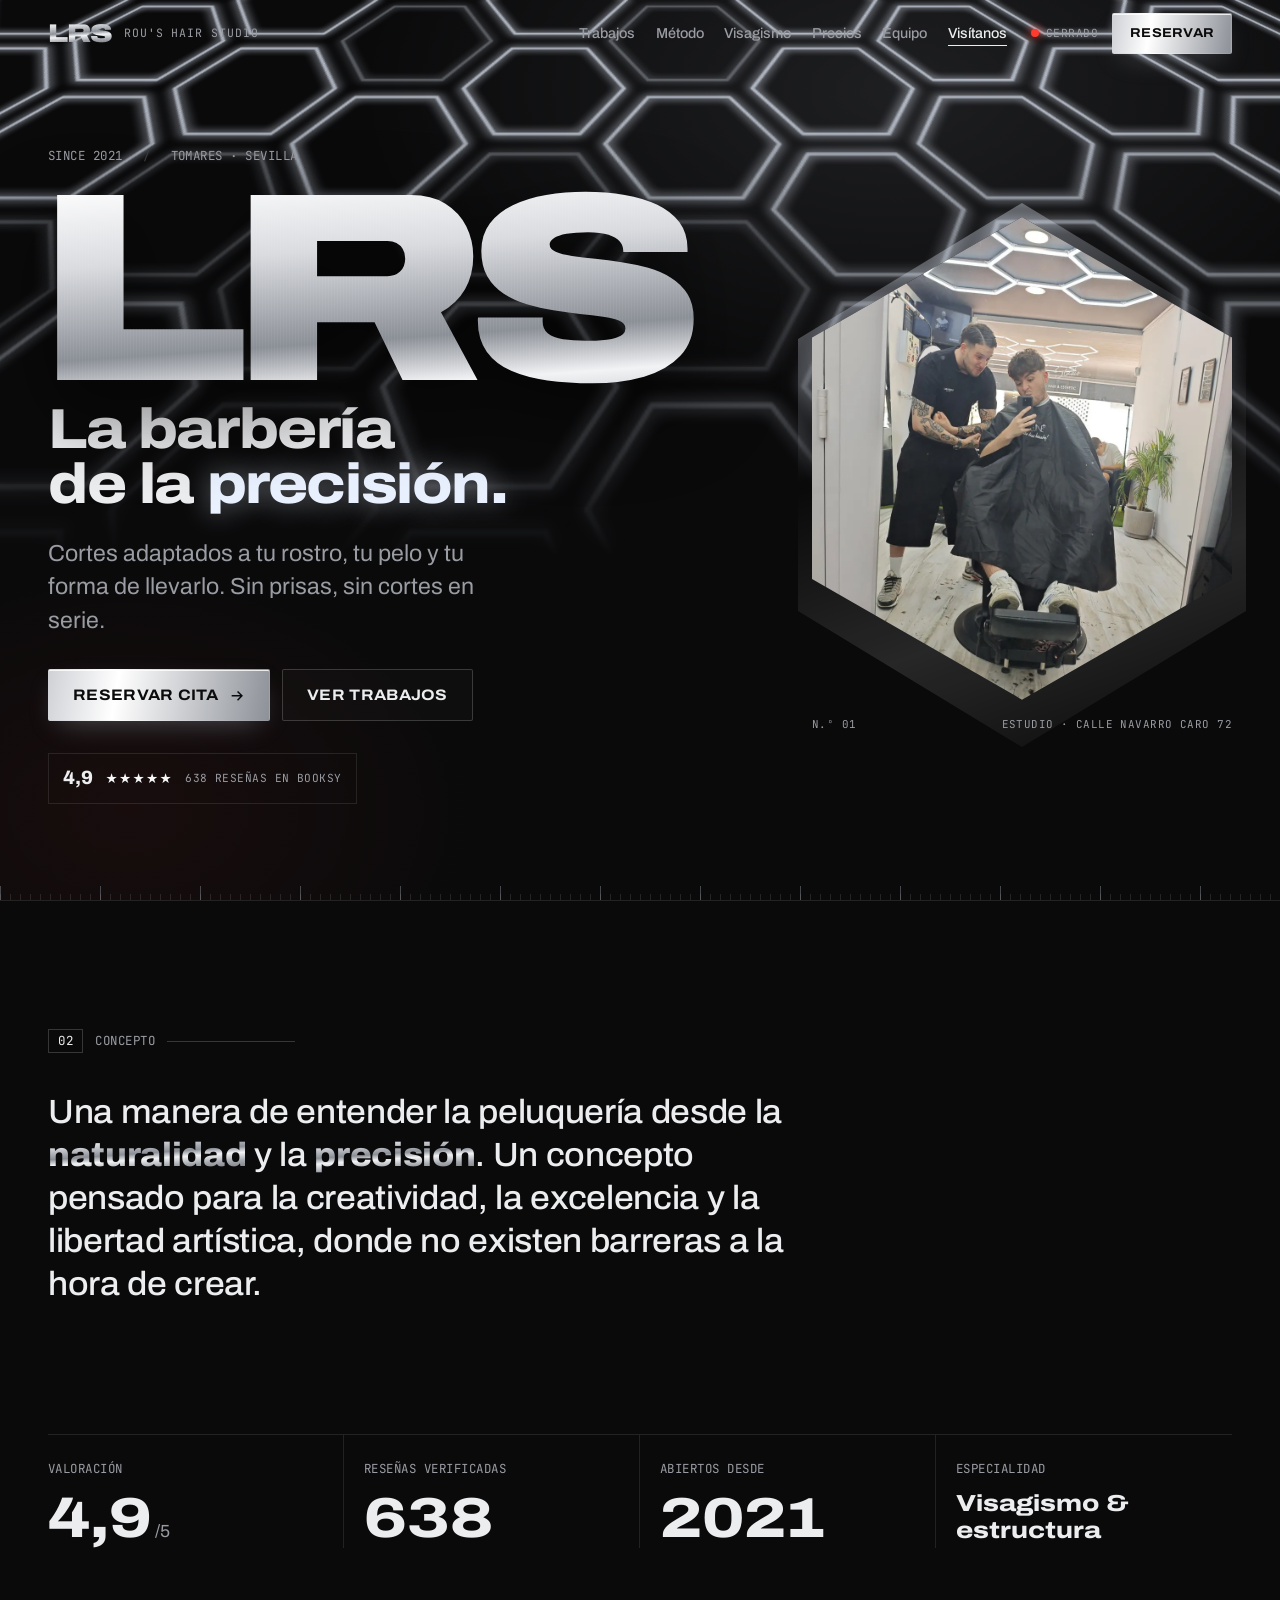
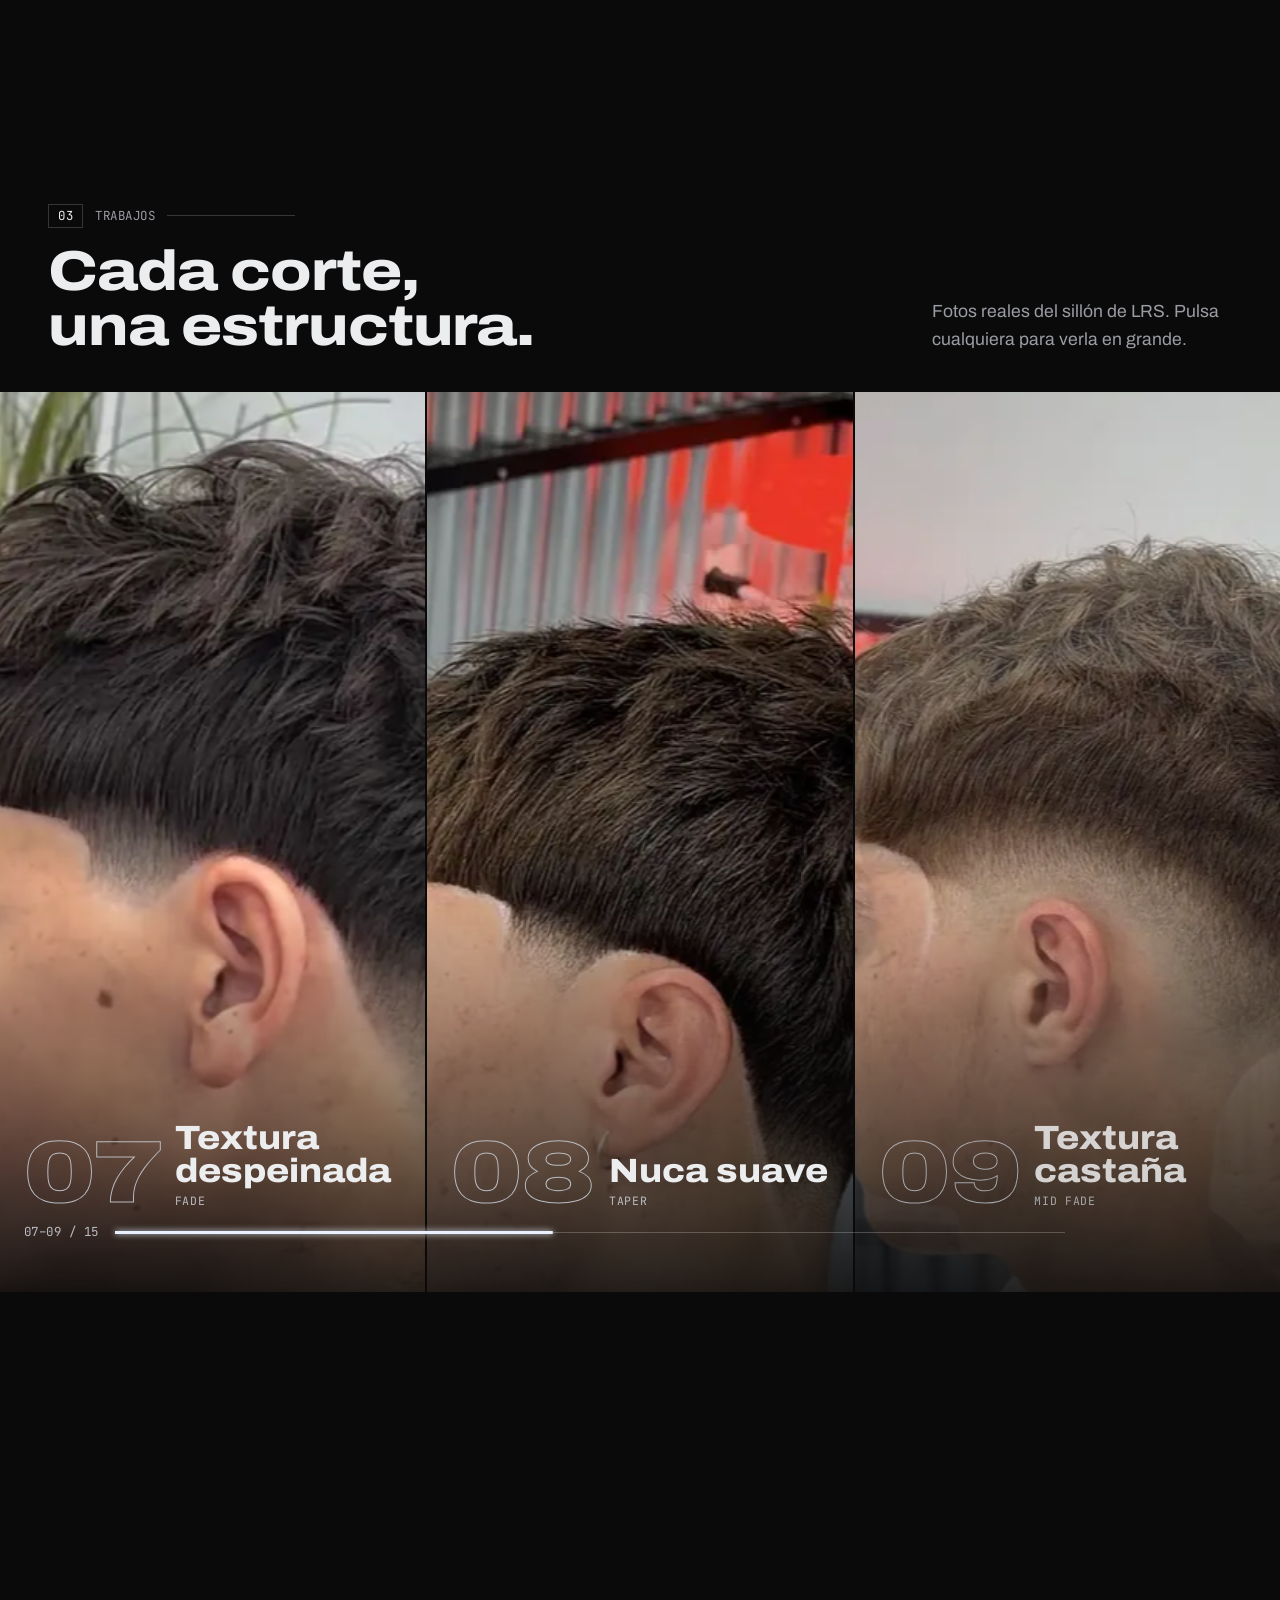
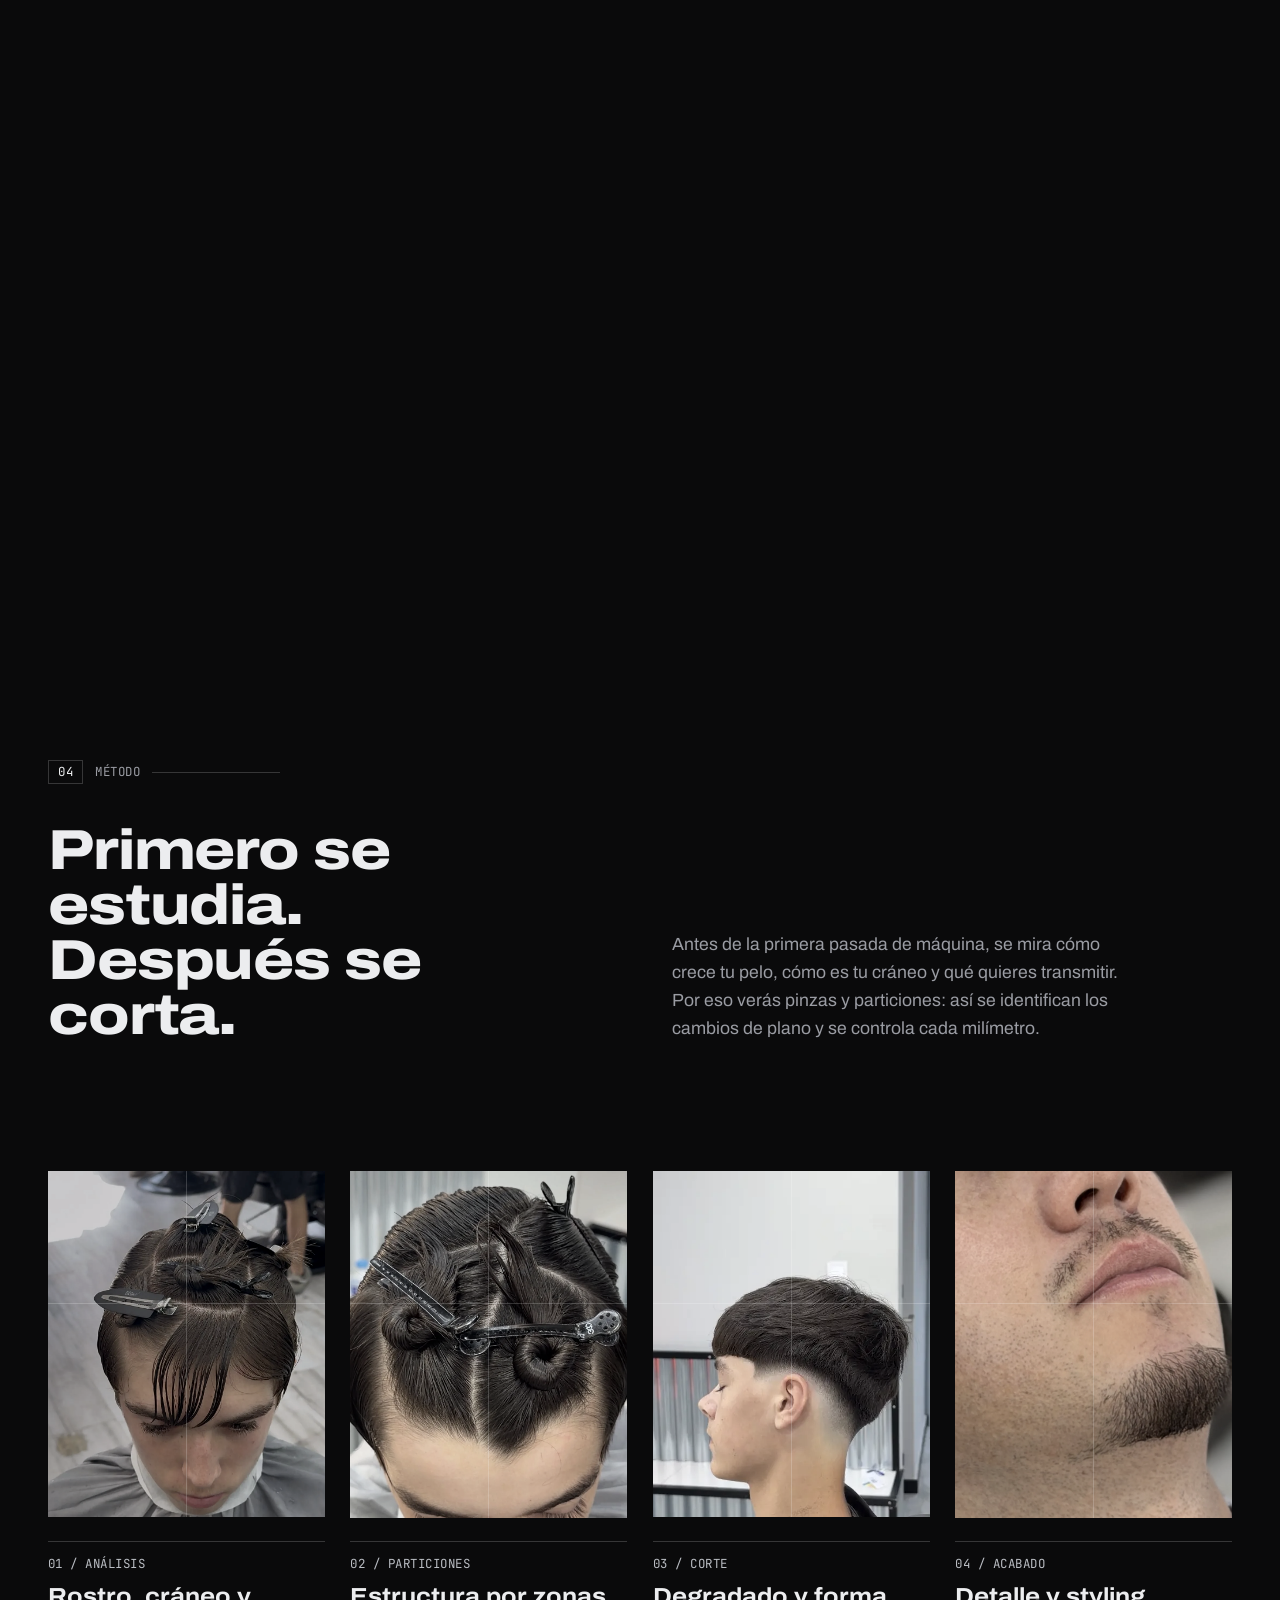
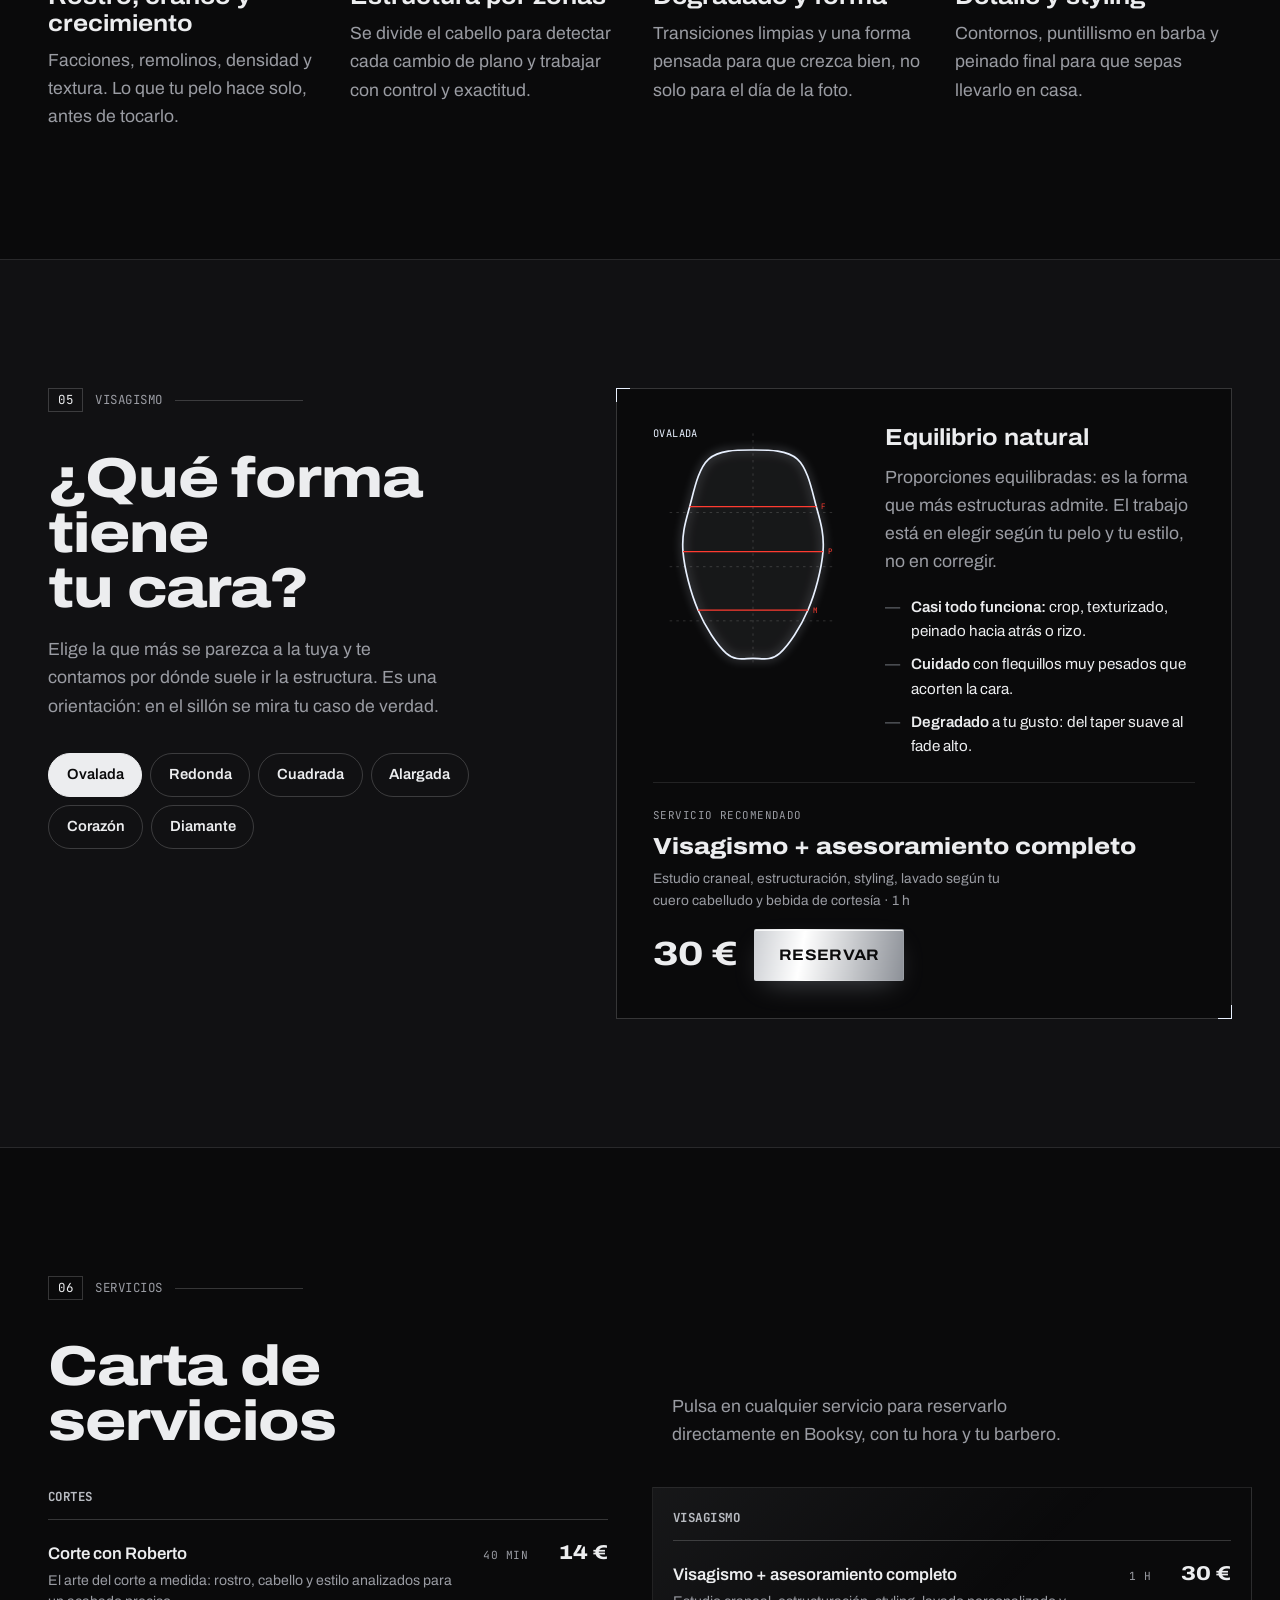
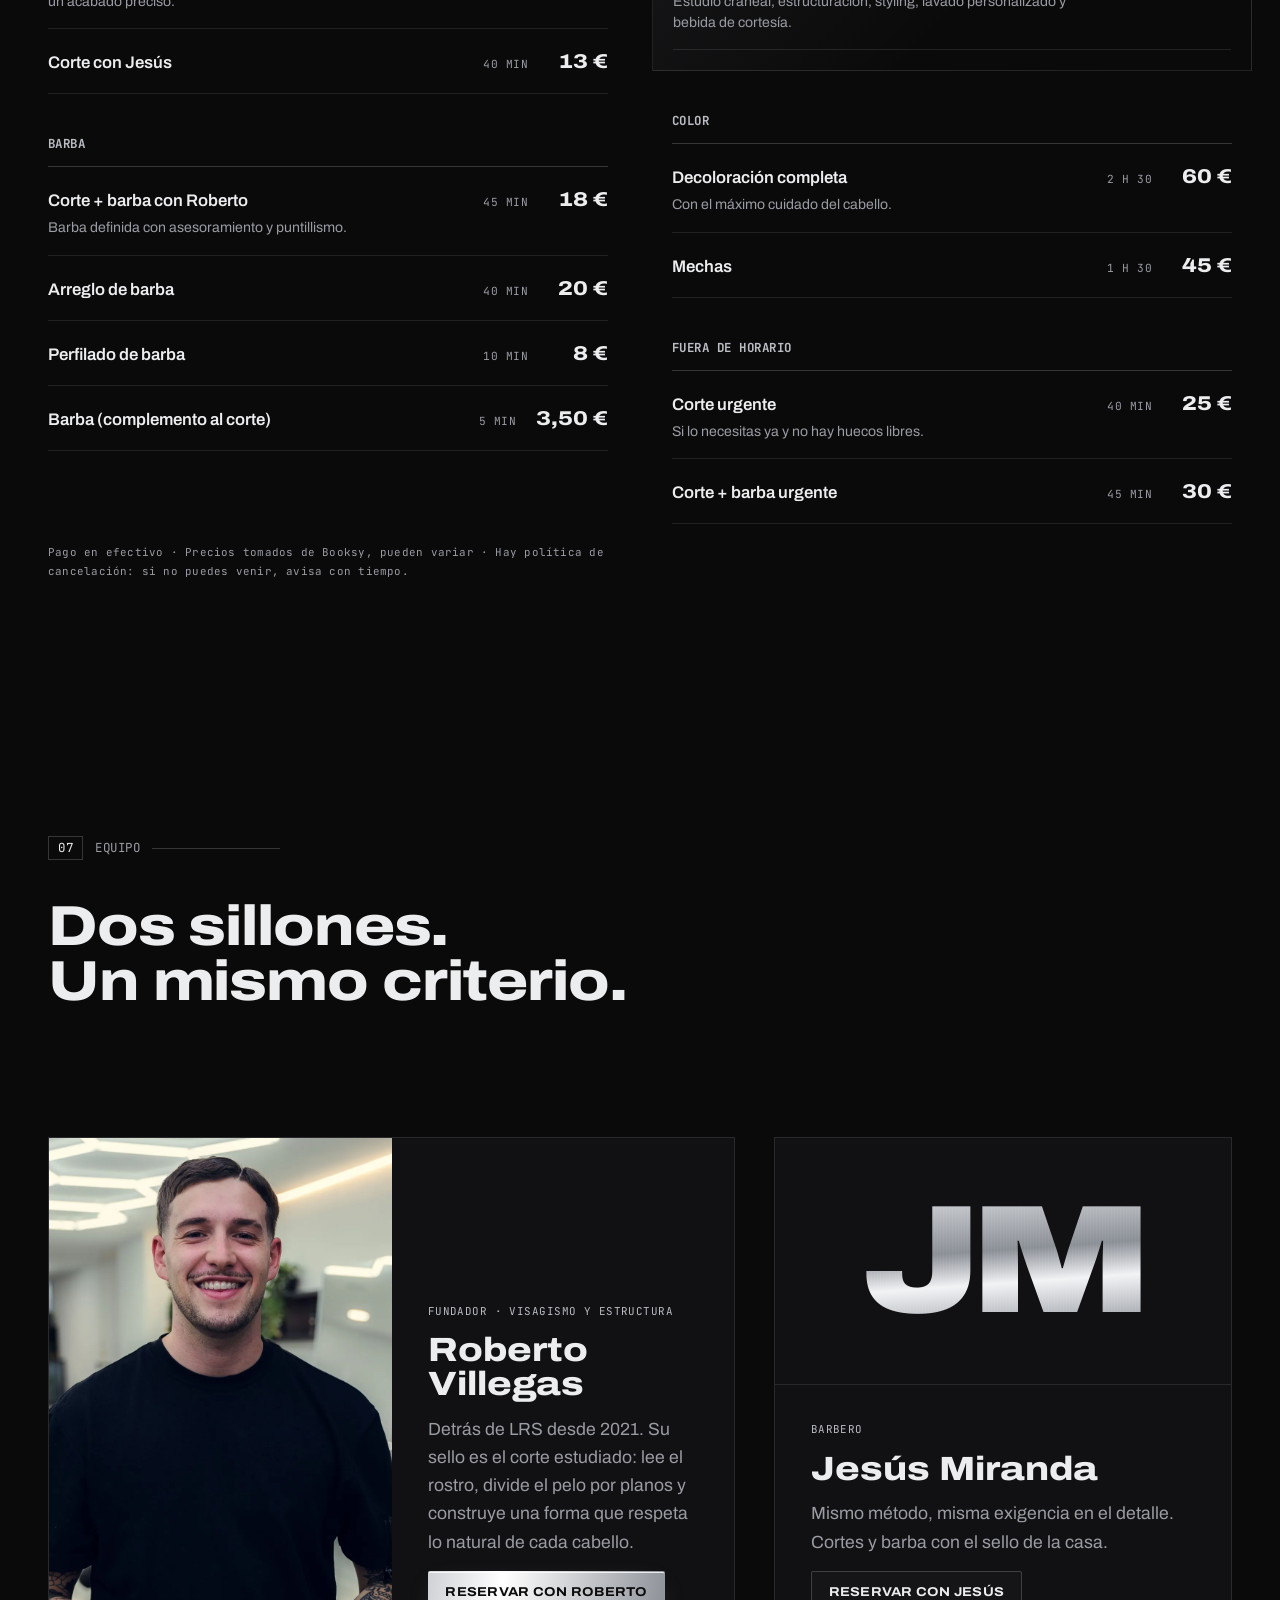
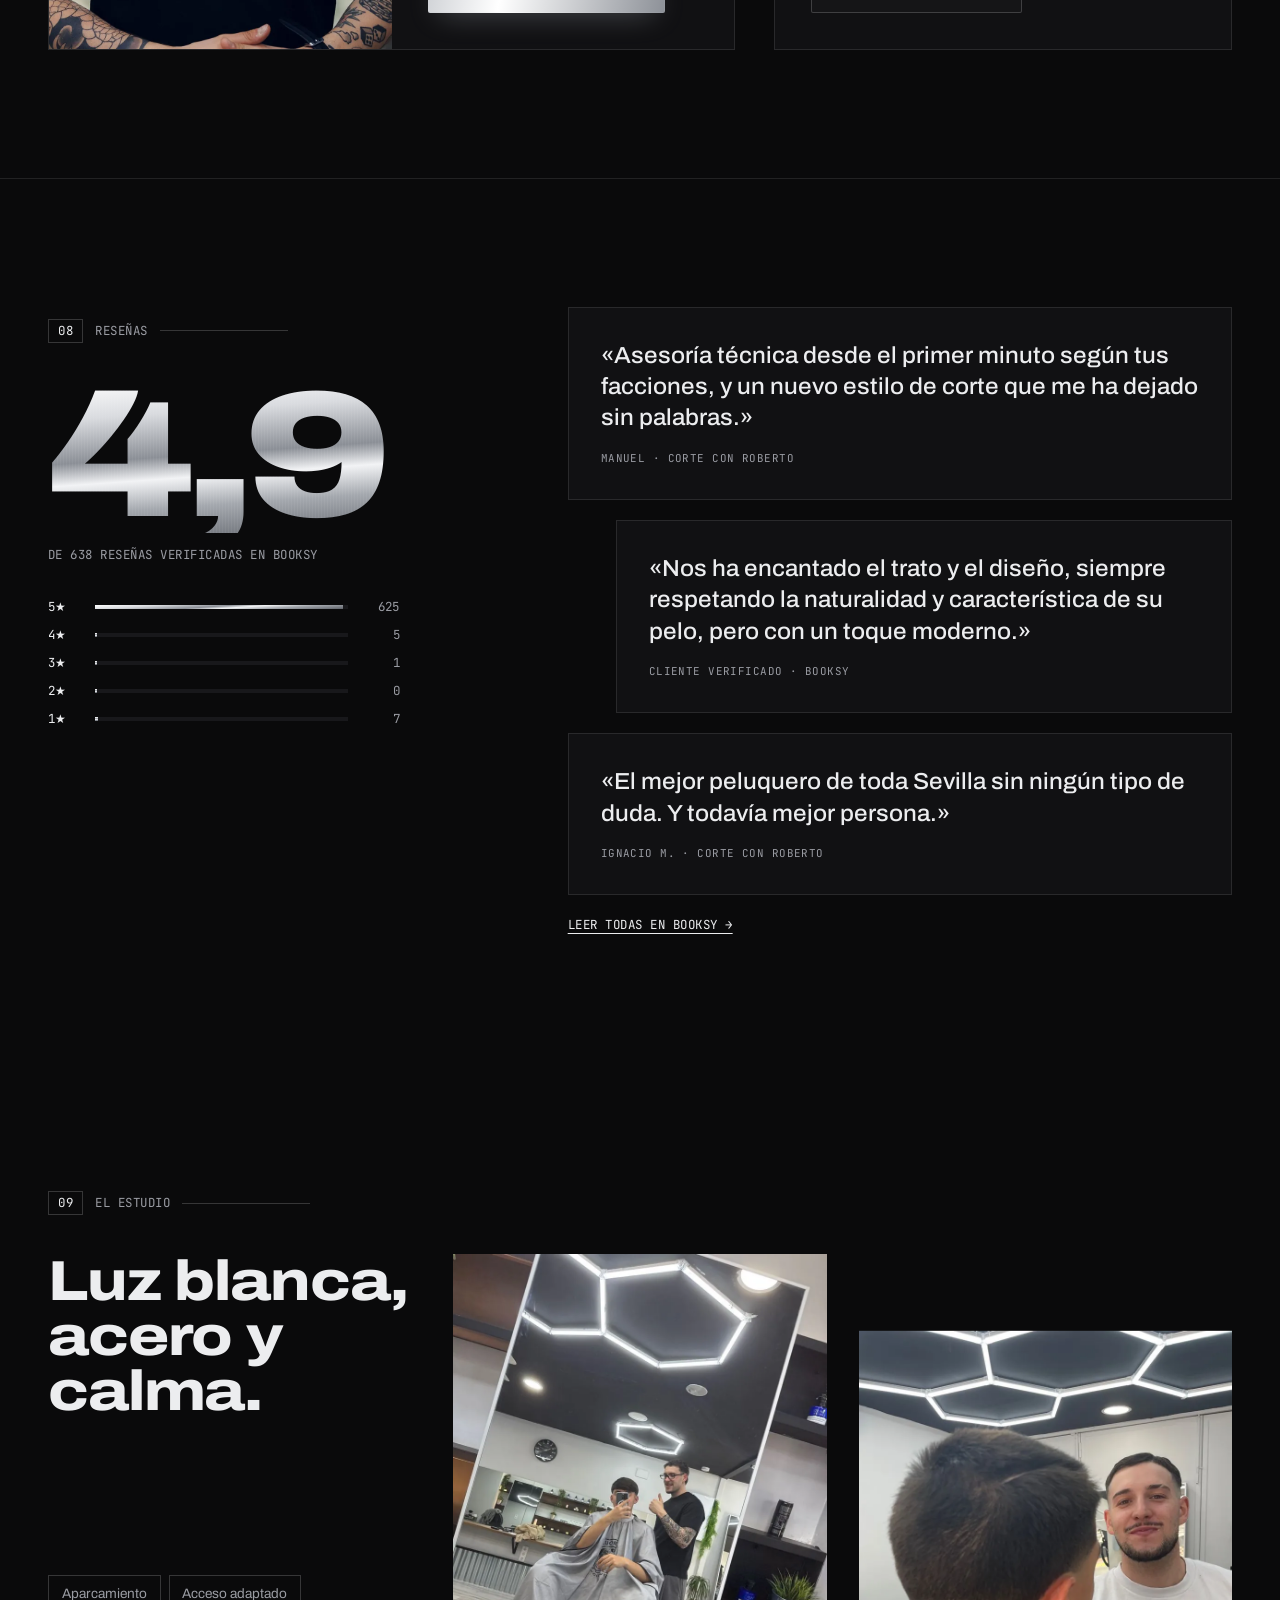
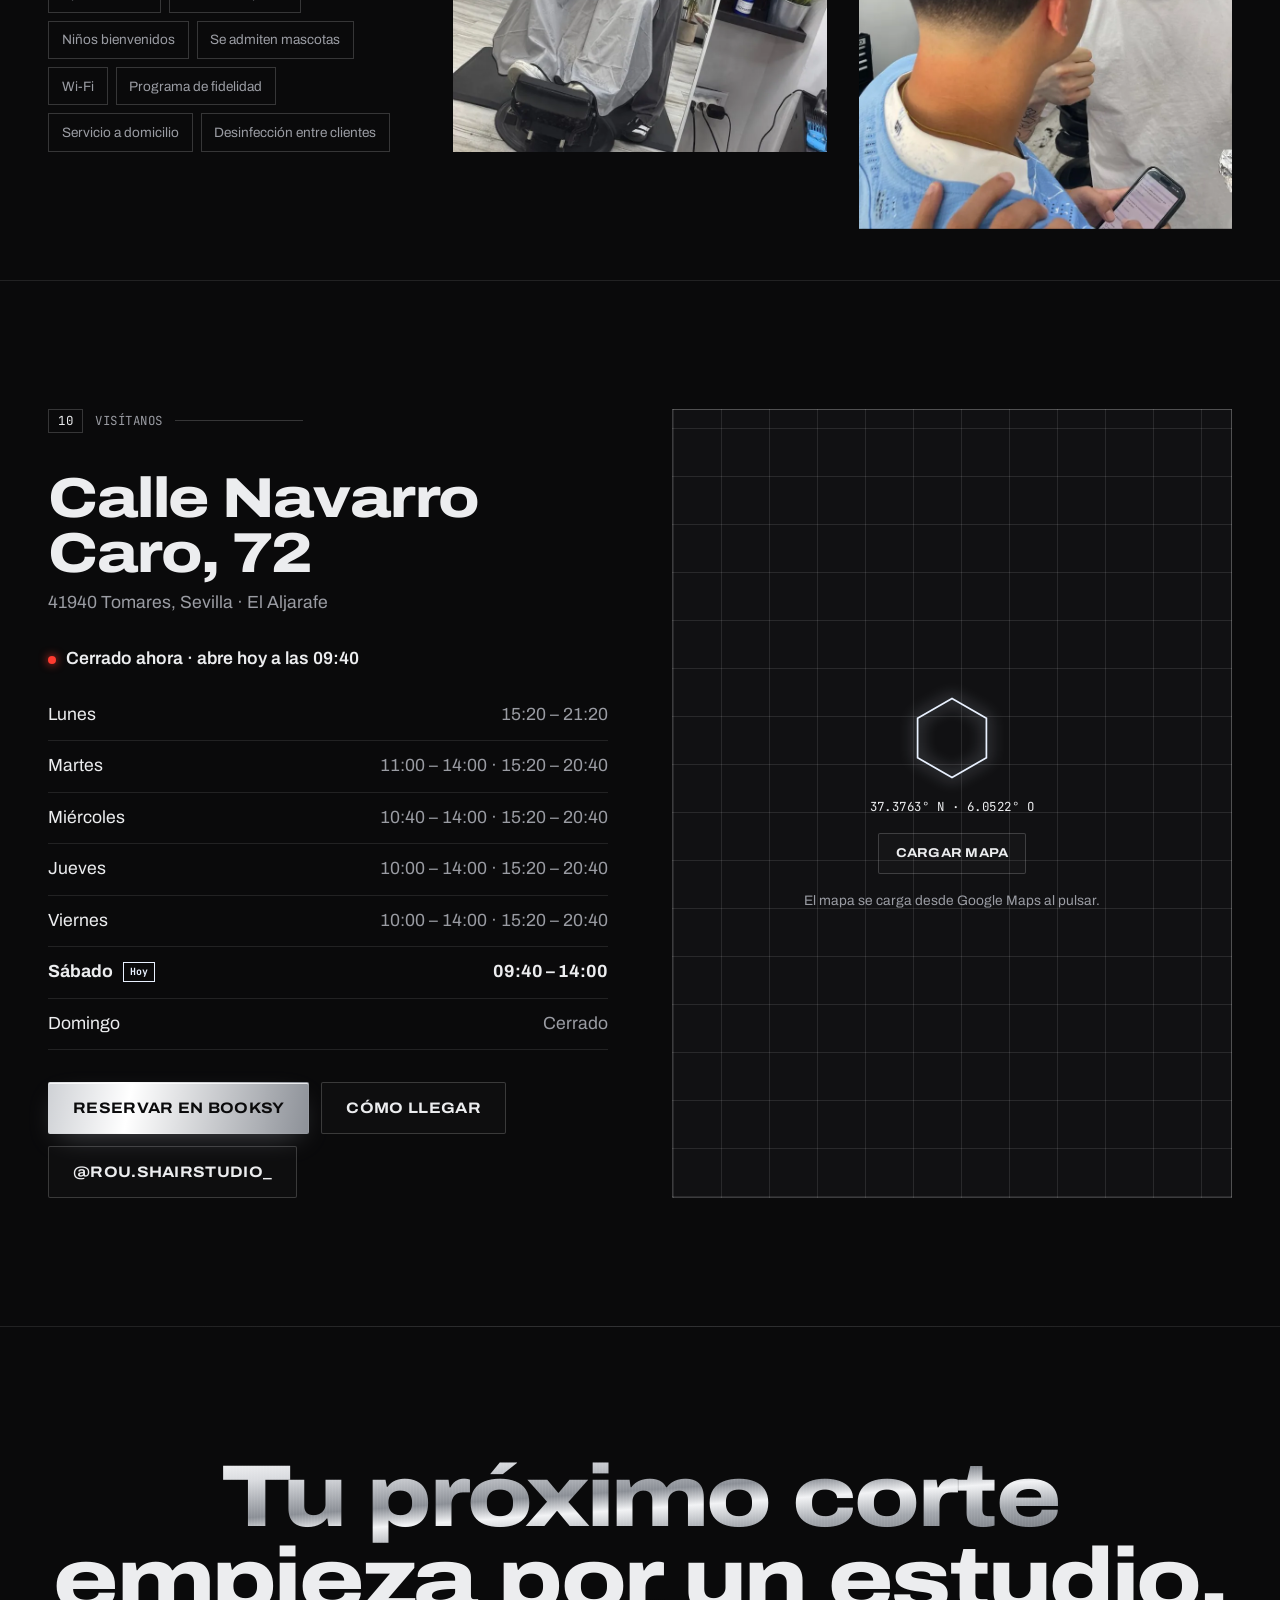
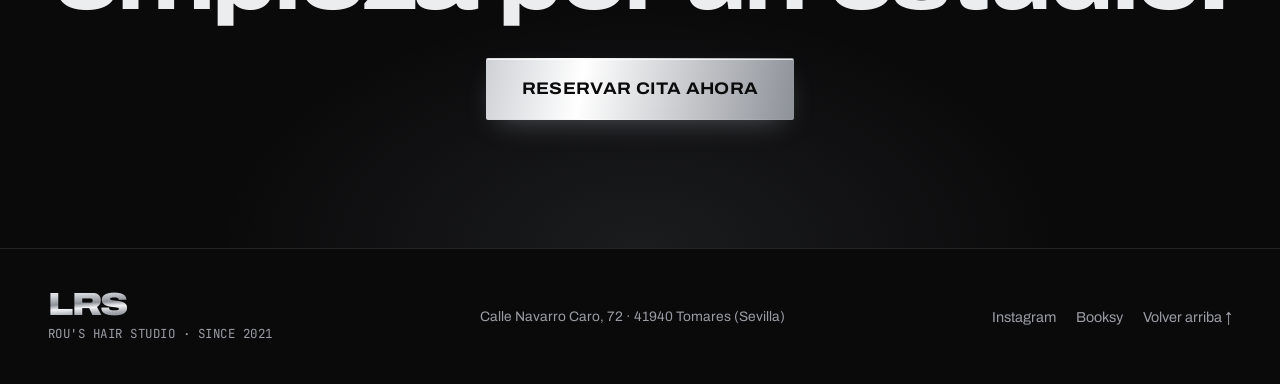
<file: index.html>
<!doctype html>
<html lang="es">
<head>
  <meta charset="utf-8" />
  <meta name="viewport" content="width=device-width, initial-scale=1, viewport-fit=cover" />
  <title>Rou's Hair Studio · Barbería de la precisión en Tomares</title>
  <meta name="description" content="LRS · Rou's Hair Studio, barbería en Calle Navarro Caro 72, Tomares (Sevilla). Cortes a medida, visagismo, barba y coloración. 4,9 en Booksy con 638 reseñas. Reserva online." />
  <meta name="theme-color" content="#0a0a0b" />
  <link rel="icon" href="assets/img/favicon.svg" type="image/svg+xml" />

  <meta property="og:type" content="website" />
  <meta property="og:locale" content="es_ES" />
  <meta property="og:site_name" content="Rou's Hair Studio" />
  <meta property="og:title" content="Rou's Hair Studio · Barbería de la precisión en Tomares" />
  <meta property="og:description" content="Cortes adaptados y estructuración. Visagismo, barba y coloración en Tomares. Reserva en Booksy." />
  <meta property="og:image" content="assets/img/og.jpg" />

  <link rel="preconnect" href="https://fonts.googleapis.com" />
  <link rel="preconnect" href="https://fonts.gstatic.com" crossorigin />
  <link href="https://fonts.googleapis.com/css2?family=Archivo:wdth,wght@62..125,300..900&family=JetBrains+Mono:wght@400;500&display=swap" rel="stylesheet" />
  <link rel="preload" as="image" href="assets/img/local-1.webp" />
  <link rel="stylesheet" href="css/style.css" />

  <script type="application/ld+json">
  {
    "@context": "https://schema.org",
    "@type": "BarberShop",
    "name": "Rou's Hair Studio (LRS)",
    "alternateName": "Peluquería LeRouStudio",
    "image": "assets/img/local-1.webp",
    "foundingDate": "2021",
    "priceRange": "3,50 € – 60 €",
    "paymentAccepted": "Cash",
    "address": {
      "@type": "PostalAddress",
      "streetAddress": "Calle Navarro Caro, 72",
      "postalCode": "41940",
      "addressLocality": "Tomares",
      "addressRegion": "Sevilla",
      "addressCountry": "ES"
    },
    "geo": { "@type": "GeoCoordinates", "latitude": 37.376272, "longitude": -6.052216 },
    "openingHoursSpecification": [
      { "@type": "OpeningHoursSpecification", "dayOfWeek": "Monday", "opens": "15:20", "closes": "21:20" },
      { "@type": "OpeningHoursSpecification", "dayOfWeek": "Tuesday", "opens": "11:00", "closes": "14:00" },
      { "@type": "OpeningHoursSpecification", "dayOfWeek": "Wednesday", "opens": "10:40", "closes": "14:00" },
      { "@type": "OpeningHoursSpecification", "dayOfWeek": ["Thursday", "Friday"], "opens": "10:00", "closes": "14:00" },
      { "@type": "OpeningHoursSpecification", "dayOfWeek": ["Tuesday", "Wednesday", "Thursday", "Friday"], "opens": "15:20", "closes": "20:40" },
      { "@type": "OpeningHoursSpecification", "dayOfWeek": "Saturday", "opens": "09:40", "closes": "14:00" }
    ],
    "aggregateRating": { "@type": "AggregateRating", "ratingValue": "4.9", "reviewCount": "638" },
    "sameAs": [
      "https://www.instagram.com/rou.shairstudio_/",
      "https://booksy.com/es-es/39680_peluqueria-leroustudio_barberia_29919_tomares"
    ]
  }
  </script>
</head>
<body>
  <a class="skip" href="#main">Saltar al contenido</a>

  <!-- ============ CABECERA ============ -->
  <header class="header" data-header>
    <div class="wrap header__in">
      <a class="brand" href="#top" aria-label="Rou's Hair Studio, inicio">
        <span class="brand__mark chrome" aria-hidden="true">LRS</span>
        <span class="brand__name">Rou's Hair Studio</span>
      </a>

      <nav class="nav" id="menu" aria-label="Principal" data-nav>
        <ul role="list">
          <li><a href="#trabajos">Trabajos</a></li>
          <li><a href="#metodo">Método</a></li>
          <li><a href="#visagismo">Visagismo</a></li>
          <li><a href="#precios">Precios</a></li>
          <li><a href="#equipo">Equipo</a></li>
          <li><a href="#visita">Visítanos</a></li>
        </ul>
        <p class="nav__status mono" data-status-text>Consultando horario…</p>
      </nav>

      <div class="header__actions">
        <span class="status-dot mono" data-status aria-hidden="true"><i></i><span data-status-short>—</span></span>
        <a class="btn btn--steel btn--sm" href="https://booksy.com/es-es/39680_peluqueria-leroustudio_barberia_29919_tomares" target="_blank" rel="noopener">Reservar</a>
        <button class="burger" type="button" aria-expanded="false" aria-controls="menu" aria-label="Abrir menú" data-burger><i></i><i></i></button>
      </div>
    </div>
  </header>

  <main id="main">

    <!-- ============ 01 · PORTADA ============ -->
    <section class="hero" id="top" aria-labelledby="hero-title">
      <!-- Techo de luces hexagonales, como el del estudio -->
      <div class="hero__ceiling" aria-hidden="true">
        <svg class="hex-ceiling" viewBox="0 0 1200 420" preserveAspectRatio="xMidYMin slice">
          <defs>
            <filter id="glow" x="-20%" y="-20%" width="140%" height="140%">
              <feGaussianBlur stdDeviation="3.5" result="b" />
              <feMerge><feMergeNode in="b" /><feMergeNode in="b" /><feMergeNode in="SourceGraphic" /></feMerge>
            </filter>
            <symbol id="hx" viewBox="-52 -45 104 90"><polygon points="-50,0 -25,-43.3 25,-43.3 50,0 25,43.3 -25,43.3" /></symbol>
          </defs>
          <g class="hex-ceiling__grid" filter="url(#glow)" data-hexgrid></g>
        </svg>
      </div>

      <div class="wrap hero__in">
        <div class="hero__copy">
          <p class="hero__meta mono"><span>Since 2021</span><span>Tomares · Sevilla</span></p>
          <h1 class="hero__title" id="hero-title">
            <span class="hero__lrs chrome" aria-hidden="true">LRS</span>
            <span class="hero__claim">La barbería<br />de la <em>precisión.</em></span>
            <span class="visually-hidden">Rou's Hair Studio, barbería en Tomares</span>
          </h1>
          <p class="hero__lead">Cortes adaptados a tu rostro, tu pelo y tu forma de llevarlo. Sin prisas, sin cortes en serie.</p>

          <div class="hero__cta">
            <a class="btn btn--steel" href="https://booksy.com/es-es/39680_peluqueria-leroustudio_barberia_29919_tomares" target="_blank" rel="noopener">
              Reservar cita <svg aria-hidden="true" viewBox="0 0 24 24"><path d="M5 12h14M13 6l6 6-6 6" /></svg>
            </a>
            <a class="btn btn--ghost" href="#trabajos">Ver trabajos</a>
          </div>

          <a class="rating" href="#resenas">
            <span class="rating__num">4,9</span>
            <span class="rating__stars" aria-hidden="true">★★★★★</span>
            <span class="rating__txt mono">638 reseñas en Booksy</span>
          </a>
        </div>

        <figure class="hero__shot">
          <div class="hex-frame">
            <img src="assets/img/local-1.webp" alt="Roberto cortando el pelo a un cliente bajo el techo de luces hexagonales del estudio" width="1050" height="1400" fetchpriority="high" />
          </div>
          <figcaption class="mono">
            <span>N.º 01</span>
            <span>Estudio · Calle Navarro Caro 72</span>
          </figcaption>
        </figure>
      </div>

      <div class="hero__ruler" aria-hidden="true"><span></span></div>
    </section>

    <!-- ============ 02 · MANIFIESTO ============ -->
    <section class="section manifesto" aria-labelledby="manifesto-title">
      <div class="wrap">
        <p class="kicker mono"><span>02</span> Concepto</p>
        <h2 class="visually-hidden" id="manifesto-title">Nuestro concepto</h2>
        <blockquote class="manifesto__quote" data-reveal>
          <p>Una manera de entender la peluquería desde la <span class="chrome-text">naturalidad</span> y la <span class="chrome-text">precisión</span>. Un concepto pensado para la creatividad, la excelencia y la libertad artística, donde no existen barreras a la hora de crear.</p>
        </blockquote>

        <dl class="stats" data-reveal>
          <div><dt class="mono">Valoración</dt><dd><b>4,9</b><span>/5</span></dd></div>
          <div><dt class="mono">Reseñas verificadas</dt><dd><b>638</b></dd></div>
          <div><dt class="mono">Abiertos desde</dt><dd><b>2021</b></dd></div>
          <div><dt class="mono">Especialidad</dt><dd><b class="small">Visagismo &amp; estructura</b></dd></div>
        </dl>
      </div>
    </section>

    <!-- ============ 03 · TRABAJOS (secuencia a pantalla completa) ============ -->
    <section class="works" id="trabajos" aria-labelledby="trabajos-title">
      <div class="wrap works__head">
        <p class="kicker mono"><span>03</span> Trabajos</p>
        <h2 class="h2" id="trabajos-title" data-reveal>Cada corte,<br />una estructura.</h2>
        <p class="muted works__intro" data-reveal>Fotos reales del sillón de LRS. Pulsa cualquiera para verla en grande.</p>
      </div>

      <div class="seq" data-seq data-total="15">
        <div class="seq__sticky" data-seq-sticky>
          <ul class="seq__frames" role="list" data-gallery>
            <li class="frame" data-frame data-range="01–03">
              <div class="work" data-panel><button type="button" class="work__open" data-full="assets/img/w01.webp" data-caption="Rizo natural · taper bajo"><img src="assets/img/w01-s.webp" srcset="assets/img/w01-s.webp 640w, assets/img/w01.webp 1400w" sizes="(min-width: 960px) 34vw, 100vw" alt="Corte con rizo natural arriba y taper bajo en la nuca" loading="lazy" /></button><div class="work__cap"><span class="work__n">01</span><h3 class="work__title">Rizo natural<span>Taper bajo</span></h3></div></div>
              <div class="work" data-panel><button type="button" class="work__open" data-full="assets/img/w02.webp" data-caption="Flequillo rizado · mid fade con línea"><img src="assets/img/w02-s.webp" srcset="assets/img/w02-s.webp 640w, assets/img/w02.webp 1131w" sizes="(min-width: 960px) 34vw, 50vw" alt="Flequillo rizado con degradado medio y línea marcada" loading="lazy" /></button><div class="work__cap"><span class="work__n">02</span><h3 class="work__title">Flequillo rizado<span>Mid fade + línea</span></h3></div></div>
              <div class="work" data-panel><button type="button" class="work__open" data-full="assets/img/w03.webp" data-caption="Volumen rizado · burst fade"><img src="assets/img/w03-s.webp" srcset="assets/img/w03-s.webp 640w, assets/img/w03.webp 1206w" sizes="(min-width: 960px) 34vw, 50vw" alt="Rizos con volumen y degradado alrededor de la oreja" loading="lazy" /></button><div class="work__cap"><span class="work__n">03</span><h3 class="work__title">Volumen rizado<span>Burst fade</span></h3></div></div>
            </li>
            <li class="frame" data-frame data-range="04–06">
              <div class="work" data-panel><button type="button" class="work__open" data-full="assets/img/w04.webp" data-caption="Crop texturizado · taper"><img src="assets/img/w04-s.webp" srcset="assets/img/w04-s.webp 640w, assets/img/w04.webp 1400w" sizes="(min-width: 960px) 34vw, 100vw" alt="Crop texturizado con flequillo y taper" loading="lazy" /></button><div class="work__cap"><span class="work__n">04</span><h3 class="work__title">Crop texturizado<span>Taper</span></h3></div></div>
              <div class="work" data-panel><button type="button" class="work__open" data-full="assets/img/w05.webp" data-caption="Textura densa · low fade"><img src="assets/img/w05-s.webp" srcset="assets/img/w05-s.webp 640w, assets/img/w05.webp 1065w" sizes="(min-width: 960px) 34vw, 50vw" alt="Corte con textura densa arriba y degradado bajo" loading="lazy" /></button><div class="work__cap"><span class="work__n">05</span><h3 class="work__title">Textura densa<span>Low fade</span></h3></div></div>
              <div class="work" data-panel><button type="button" class="work__open" data-full="assets/img/w06.webp" data-caption="Flequillo estructurado · mid fade"><img src="assets/img/w06-s.webp" srcset="assets/img/w06-s.webp 640w, assets/img/w06.webp 1206w" sizes="(min-width: 960px) 34vw, 50vw" alt="Flequillo estructurado con degradado medio" loading="lazy" /></button><div class="work__cap"><span class="work__n">06</span><h3 class="work__title">Flequillo estructurado<span>Mid fade</span></h3></div></div>
            </li>
            <li class="frame" data-frame data-range="07–09">
              <div class="work" data-panel><button type="button" class="work__open" data-full="assets/img/w07.webp" data-caption="Textura despeinada · fade"><img src="assets/img/w07-s.webp" srcset="assets/img/w07-s.webp 640w, assets/img/w07.webp 1178w" sizes="(min-width: 960px) 34vw, 100vw" alt="Corte con textura despeinada y degradado" loading="lazy" /></button><div class="work__cap"><span class="work__n">07</span><h3 class="work__title">Textura despeinada<span>Fade</span></h3></div></div>
              <div class="work" data-panel><button type="button" class="work__open" data-full="assets/img/w08.webp" data-caption="Mullet suave · taper"><img src="assets/img/w08-s.webp" srcset="assets/img/w08-s.webp 640w, assets/img/w08.webp 1138w" sizes="(min-width: 960px) 34vw, 50vw" alt="Corte castaño con nuca larga suave y taper" loading="lazy" /></button><div class="work__cap"><span class="work__n">08</span><h3 class="work__title">Nuca suave<span>Taper</span></h3></div></div>
              <div class="work" data-panel><button type="button" class="work__open" data-full="assets/img/w09.webp" data-caption="Textura castaña · mid fade"><img src="assets/img/w09-s.webp" srcset="assets/img/w09-s.webp 640w, assets/img/w09.webp 1206w" sizes="(min-width: 960px) 34vw, 50vw" alt="Textura castaña con degradado medio" loading="lazy" /></button><div class="work__cap"><span class="work__n">09</span><h3 class="work__title">Textura castaña<span>Mid fade</span></h3></div></div>
            </li>
            <li class="frame" data-frame data-range="10–12">
              <div class="work" data-panel><button type="button" class="work__open" data-full="assets/img/w10.webp" data-caption="Peinado hacia atrás · taper y barba"><img src="assets/img/w10-s.webp" srcset="assets/img/w10-s.webp 640w, assets/img/w10.webp 1206w" sizes="(min-width: 960px) 34vw, 100vw" alt="Pelo peinado hacia atrás con taper y barba corta" loading="lazy" /></button><div class="work__cap"><span class="work__n">10</span><h3 class="work__title">Hacia atrás<span>Taper + barba</span></h3></div></div>
              <div class="work" data-panel><button type="button" class="work__open" data-full="assets/img/w11.webp" data-caption="Corte clásico · barba perfilada"><img src="assets/img/w11-s.webp" srcset="assets/img/w11-s.webp 640w, assets/img/w11.webp 1044w" sizes="(min-width: 960px) 34vw, 50vw" alt="Corte corto clásico con barba perfilada" loading="lazy" /></button><div class="work__cap"><span class="work__n">11</span><h3 class="work__title">Clásico<span>Barba perfilada</span></h3></div></div>
              <div class="work" data-panel><button type="button" class="work__open" data-full="assets/img/w12.webp" data-caption="Barba completa · contorno definido"><img src="assets/img/w12.webp" alt="Barba completa con el contorno definido" loading="lazy" /></button><div class="work__cap"><span class="work__n">12</span><h3 class="work__title">Barba completa<span>Contorno definido</span></h3></div></div>
            </li>
            <li class="frame" data-frame data-range="13–15">
              <div class="work" data-panel><button type="button" class="work__open" data-full="assets/img/w13.webp" data-caption="Decoloración · crop platino"><img src="assets/img/w13-s.webp" srcset="assets/img/w13-s.webp 640w, assets/img/w13.webp 904w" sizes="(min-width: 960px) 34vw, 100vw" alt="Crop decolorado en platino con degradado" loading="lazy" /></button><div class="work__cap"><span class="work__n">13</span><h3 class="work__title">Platino<span>Decoloración completa</span></h3></div></div>
              <div class="work" data-panel><button type="button" class="work__open" data-full="assets/img/w14.webp" data-caption="Blanco total · textura"><img src="assets/img/w14-s.webp" srcset="assets/img/w14-s.webp 640w, assets/img/w14.webp 858w" sizes="(min-width: 960px) 34vw, 50vw" alt="Pelo decolorado en blanco con textura" loading="lazy" /></button><div class="work__cap"><span class="work__n">14</span><h3 class="work__title">Blanco total<span>Coloración</span></h3></div></div>
              <div class="work" data-panel><button type="button" class="work__open" data-full="assets/img/w15.webp" data-caption="Flequillo texturizado · taper bajo"><img src="assets/img/w15-s.webp" srcset="assets/img/w15-s.webp 640w, assets/img/w15.webp 1400w" sizes="(min-width: 960px) 34vw, 50vw" alt="Flequillo texturizado con taper bajo" loading="lazy" /></button><div class="work__cap"><span class="work__n">15</span><h3 class="work__title">Flequillo texturizado<span>Taper bajo</span></h3></div></div>
            </li>
          </ul>

          <div class="seq__ui">
            <span class="seq__count mono" aria-hidden="true" data-seq-count>01–03 / 15</span>
            <span class="seq__bar" aria-hidden="true"><span data-seq-bar></span></span>
            <a class="seq__more mono" href="https://www.instagram.com/rou.shairstudio_/" target="_blank" rel="noopener">Más en Instagram <svg aria-hidden="true" viewBox="0 0 24 24"><path d="M5 12h14M13 6l6 6-6 6" /></svg></a>
          </div>
          <div class="seq__shade" data-seq-shade></div>
        </div>
      </div>
    </section>

    <!-- ============ 04 · MÉTODO ============ -->
    <section class="section method" id="metodo" aria-labelledby="metodo-title">
      <div class="wrap">
        <p class="kicker mono"><span>04</span> Método</p>
        <div class="method__head">
          <h2 class="h2" id="metodo-title" data-reveal>Primero se estudia.<br />Después se corta.</h2>
          <p class="muted" data-reveal>Antes de la primera pasada de máquina, se mira cómo crece tu pelo, cómo es tu cráneo y qué quieres transmitir. Por eso verás pinzas y particiones: así se identifican los cambios de plano y se controla cada milímetro.</p>
        </div>

        <ol class="steps" role="list">
          <li class="step" data-reveal>
            <figure class="step__img"><img src="assets/img/clip-1.webp" alt="Pelo seccionado con pinzas en la parte superior de la cabeza" loading="lazy" width="1179" height="1179" /></figure>
            <span class="step__n mono">01 / Análisis</span>
            <h3 class="h3">Rostro, cráneo y crecimiento</h3>
            <p class="muted">Facciones, remolinos, densidad y textura. Lo que tu pelo hace solo, antes de tocarlo.</p>
          </li>
          <li class="step" data-reveal>
            <figure class="step__img"><img src="assets/img/clip-3.webp" alt="Particiones del cabello sujetas con pinzas para trabajar por zonas" loading="lazy" width="1199" height="1199" /></figure>
            <span class="step__n mono">02 / Particiones</span>
            <h3 class="h3">Estructura por zonas</h3>
            <p class="muted">Se divide el cabello para detectar cada cambio de plano y trabajar con control y exactitud.</p>
          </li>
          <li class="step" data-reveal>
            <figure class="step__img"><img src="assets/img/w06-s.webp" alt="Degradado medio limpio en el lateral" loading="lazy" width="640" height="640" /></figure>
            <span class="step__n mono">03 / Corte</span>
            <h3 class="h3">Degradado y forma</h3>
            <p class="muted">Transiciones limpias y una forma pensada para que crezca bien, no solo para el día de la foto.</p>
          </li>
          <li class="step" data-reveal>
            <figure class="step__img"><img src="assets/img/beard-2.webp" alt="Detalle de barba perfilada con puntillismo" loading="lazy" width="1367" height="1367" /></figure>
            <span class="step__n mono">04 / Acabado</span>
            <h3 class="h3">Detalle y styling</h3>
            <p class="muted">Contornos, puntillismo en barba y peinado final para que sepas llevarlo en casa.</p>
          </li>
        </ol>
      </div>
    </section>

    <!-- ============ 05 · VISAGISMO (interactivo) ============ -->
    <section class="section visa" id="visagismo" aria-labelledby="visa-title">
      <div class="wrap visa__grid">
        <div class="visa__intro">
          <p class="kicker mono"><span>05</span> Visagismo</p>
          <h2 class="h2" id="visa-title" data-reveal>¿Qué forma tiene<br />tu cara?</h2>
          <p class="muted" data-reveal>Elige la que más se parezca a la tuya y te contamos por dónde suele ir la estructura. Es una orientación: en el sillón se mira tu caso de verdad.</p>

          <div class="shapes" role="radiogroup" aria-label="Forma de la cara" data-shapes>
            <button type="button" role="radio" aria-checked="true" data-shape="ovalada">Ovalada</button>
            <button type="button" role="radio" aria-checked="false" data-shape="redonda">Redonda</button>
            <button type="button" role="radio" aria-checked="false" data-shape="cuadrada">Cuadrada</button>
            <button type="button" role="radio" aria-checked="false" data-shape="alargada">Alargada</button>
            <button type="button" role="radio" aria-checked="false" data-shape="triangular">Corazón</button>
            <button type="button" role="radio" aria-checked="false" data-shape="diamante">Diamante</button>
          </div>
        </div>

        <div class="visa__panel" data-reveal>
          <div class="face" aria-hidden="true">
            <svg viewBox="0 0 240 300" class="face__svg">
              <g class="face__guides">
                <line x1="120" y1="10" x2="120" y2="290" />
                <line x1="20" y1="105" x2="220" y2="105" />
                <line x1="20" y1="170" x2="220" y2="170" />
                <line x1="20" y1="235" x2="220" y2="235" />
              </g>
              <path class="face__outline" data-face-path d="" />
              <g class="face__marks" data-face-marks></g>
            </svg>
            <span class="face__tag mono" data-face-tag>Ovalada</span>
          </div>

          <div class="visa__out" aria-live="polite">
            <h3 class="h3" data-visa-title>Equilibrio natural</h3>
            <p class="muted" data-visa-text></p>
            <ul class="visa__tips" role="list" data-visa-tips></ul>
          </div>

          <div class="visa__offer">
            <div>
              <p class="mono visa__offer-k">Servicio recomendado</p>
              <p class="visa__offer-t">Visagismo + asesoramiento completo</p>
              <p class="muted small">Estudio craneal, estructuración, styling, lavado según tu cuero cabelludo y bebida de cortesía · 1 h</p>
            </div>
            <div class="visa__offer-cta">
              <span class="price">30 €</span>
              <a class="btn btn--steel" href="https://booksy.com/es-es/39680_peluqueria-leroustudio_barberia_29919_tomares?do=open-widget&amp;variantId=1655467" target="_blank" rel="noopener">Reservar</a>
            </div>
          </div>
        </div>
      </div>
    </section>

    <!-- ============ 06 · PRECIOS ============ -->
    <section class="section prices" id="precios" aria-labelledby="precios-title">
      <div class="wrap">
        <p class="kicker mono"><span>06</span> Servicios</p>
        <div class="prices__head">
          <h2 class="h2" id="precios-title" data-reveal>Carta de servicios</h2>
          <p class="muted" data-reveal>Pulsa en cualquier servicio para reservarlo directamente en Booksy, con tu hora y tu barbero.</p>
        </div>

        <div class="menu">
          <div class="menu__group" data-reveal>
            <h3 class="menu__cat mono">Cortes</h3>
            <ul role="list">
              <li><a class="svc" href="https://booksy.com/es-es/39680_peluqueria-leroustudio_barberia_29919_tomares?do=open-widget&amp;variantId=2200098" target="_blank" rel="noopener">
                <span class="svc__name">Corte con Roberto <small>El arte del corte a medida: rostro, cabello y estilo analizados para un acabado preciso.</small></span>
                <span class="svc__time mono">40 min</span><span class="svc__price">14 €</span></a></li>
              <li><a class="svc" href="https://booksy.com/es-es/39680_peluqueria-leroustudio_barberia_29919_tomares?do=open-widget&amp;variantId=2814610" target="_blank" rel="noopener">
                <span class="svc__name">Corte con Jesús</span>
                <span class="svc__time mono">40 min</span><span class="svc__price">13 €</span></a></li>
            </ul>
          </div>

          <div class="menu__group" data-reveal>
            <h3 class="menu__cat mono">Barba</h3>
            <ul role="list">
              <li><a class="svc" href="https://booksy.com/es-es/39680_peluqueria-leroustudio_barberia_29919_tomares" target="_blank" rel="noopener">
                <span class="svc__name">Corte + barba con Roberto <small>Barba definida con asesoramiento y puntillismo.</small></span>
                <span class="svc__time mono">45 min</span><span class="svc__price">18 €</span></a></li>
              <li><a class="svc" href="https://booksy.com/es-es/39680_peluqueria-leroustudio_barberia_29919_tomares" target="_blank" rel="noopener">
                <span class="svc__name">Arreglo de barba</span>
                <span class="svc__time mono">40 min</span><span class="svc__price">20 €</span></a></li>
              <li><a class="svc" href="https://booksy.com/es-es/39680_peluqueria-leroustudio_barberia_29919_tomares" target="_blank" rel="noopener">
                <span class="svc__name">Perfilado de barba</span>
                <span class="svc__time mono">10 min</span><span class="svc__price">8 €</span></a></li>
              <li><a class="svc" href="https://booksy.com/es-es/39680_peluqueria-leroustudio_barberia_29919_tomares?do=open-widget&amp;variantId=2805293" target="_blank" rel="noopener">
                <span class="svc__name">Barba (complemento al corte)</span>
                <span class="svc__time mono">5 min</span><span class="svc__price">3,50 €</span></a></li>
            </ul>
          </div>

          <div class="menu__group menu__group--feature" data-reveal>
            <h3 class="menu__cat mono">Visagismo</h3>
            <ul role="list">
              <li><a class="svc" href="https://booksy.com/es-es/39680_peluqueria-leroustudio_barberia_29919_tomares?do=open-widget&amp;variantId=1655467" target="_blank" rel="noopener">
                <span class="svc__name">Visagismo + asesoramiento completo <small>Estudio craneal, estructuración, styling, lavado personalizado y bebida de cortesía.</small></span>
                <span class="svc__time mono">1 h</span><span class="svc__price">30 €</span></a></li>
            </ul>
          </div>

          <div class="menu__group" data-reveal>
            <h3 class="menu__cat mono">Color</h3>
            <ul role="list">
              <li><a class="svc" href="https://booksy.com/es-es/39680_peluqueria-leroustudio_barberia_29919_tomares?do=open-widget&amp;variantId=2301361" target="_blank" rel="noopener">
                <span class="svc__name">Decoloración completa <small>Con el máximo cuidado del cabello.</small></span>
                <span class="svc__time mono">2 h 30</span><span class="svc__price">60 €</span></a></li>
              <li><a class="svc" href="https://booksy.com/es-es/39680_peluqueria-leroustudio_barberia_29919_tomares?do=open-widget&amp;variantId=2301362" target="_blank" rel="noopener">
                <span class="svc__name">Mechas</span>
                <span class="svc__time mono">1 h 30</span><span class="svc__price">45 €</span></a></li>
            </ul>
          </div>

          <div class="menu__group" data-reveal>
            <h3 class="menu__cat mono">Fuera de horario</h3>
            <ul role="list">
              <li><a class="svc" href="https://booksy.com/es-es/39680_peluqueria-leroustudio_barberia_29919_tomares?do=open-widget&amp;variantId=2505372" target="_blank" rel="noopener">
                <span class="svc__name">Corte urgente <small>Si lo necesitas ya y no hay huecos libres.</small></span>
                <span class="svc__time mono">40 min</span><span class="svc__price">25 €</span></a></li>
              <li><a class="svc" href="https://booksy.com/es-es/39680_peluqueria-leroustudio_barberia_29919_tomares" target="_blank" rel="noopener">
                <span class="svc__name">Corte + barba urgente</span>
                <span class="svc__time mono">45 min</span><span class="svc__price">30 €</span></a></li>
            </ul>
          </div>
        </div>

        <p class="prices__note mono">Pago en efectivo · Precios tomados de Booksy, pueden variar · Hay política de cancelación: si no puedes venir, avisa con tiempo.</p>
      </div>
    </section>

    <!-- ============ 07 · EQUIPO ============ -->
    <section class="section team" id="equipo" aria-labelledby="equipo-title">
      <div class="wrap">
        <p class="kicker mono"><span>07</span> Equipo</p>
        <h2 class="h2" id="equipo-title" data-reveal>Dos sillones.<br />Un mismo criterio.</h2>

        <div class="team__grid">
          <article class="member member--lead" data-reveal>
            <figure class="member__img"><img src="assets/img/roberto.webp" alt="Roberto Villegas, fundador de Rou's Hair Studio, sonriendo en el estudio" loading="lazy" width="1400" height="1400" /></figure>
            <div class="member__body">
              <p class="mono member__role">Fundador · Visagismo y estructura</p>
              <h3 class="member__name">Roberto Villegas</h3>
              <p class="muted">Detrás de LRS desde 2021. Su sello es el corte estudiado: lee el rostro, divide el pelo por planos y construye una forma que respeta lo natural de cada cabello.</p>
              <a class="btn btn--steel btn--sm" href="https://booksy.com/es-es/39680_peluqueria-leroustudio_barberia_29919_tomares?do=open-widget&amp;variantId=2200098" target="_blank" rel="noopener">Reservar con Roberto</a>
            </div>
          </article>

          <article class="member member--type" data-reveal>
            <div class="member__mono chrome" aria-hidden="true">JM</div>
            <div class="member__body">
              <p class="mono member__role">Barbero</p>
              <h3 class="member__name">Jesús Miranda</h3>
              <p class="muted">Mismo método, misma exigencia en el detalle. Cortes y barba con el sello de la casa.</p>
              <a class="btn btn--ghost btn--sm" href="https://booksy.com/es-es/39680_peluqueria-leroustudio_barberia_29919_tomares?do=open-widget&amp;variantId=2814610" target="_blank" rel="noopener">Reservar con Jesús</a>
            </div>
          </article>
        </div>
      </div>
    </section>

    <!-- ============ 08 · RESEÑAS ============ -->
    <section class="section reviews" id="resenas" aria-labelledby="resenas-title">
      <div class="wrap reviews__grid">
        <div class="reviews__score" data-reveal>
          <p class="kicker mono"><span>08</span> Reseñas</p>
          <h2 class="visually-hidden" id="resenas-title">Reseñas de clientes</h2>
          <p class="score chrome">4,9</p>
          <p class="mono muted">De 638 reseñas verificadas en Booksy</p>
          <ul class="bars" role="list" aria-label="Reparto de valoraciones">
            <li><span class="mono">5★</span><span class="bar"><i style="--v:98%"></i></span><span class="mono">625</span></li>
            <li><span class="mono">4★</span><span class="bar"><i style="--v:0.8%"></i></span><span class="mono">5</span></li>
            <li><span class="mono">3★</span><span class="bar"><i style="--v:0.2%"></i></span><span class="mono">1</span></li>
            <li><span class="mono">2★</span><span class="bar"><i style="--v:0%"></i></span><span class="mono">0</span></li>
            <li><span class="mono">1★</span><span class="bar"><i style="--v:1.1%"></i></span><span class="mono">7</span></li>
          </ul>
        </div>

        <div class="quotes">
          <figure class="quote" data-reveal>
            <blockquote><p>«Asesoría técnica desde el primer minuto según tus facciones, y un nuevo estilo de corte que me ha dejado sin palabras.»</p></blockquote>
            <figcaption class="mono">Manuel · Corte con Roberto</figcaption>
          </figure>
          <figure class="quote" data-reveal>
            <blockquote><p>«Nos ha encantado el trato y el diseño, siempre respetando la naturalidad y característica de su pelo, pero con un toque moderno.»</p></blockquote>
            <figcaption class="mono">Cliente verificado · Booksy</figcaption>
          </figure>
          <figure class="quote" data-reveal>
            <blockquote><p>«El mejor peluquero de toda Sevilla sin ningún tipo de duda. Y todavía mejor persona.»</p></blockquote>
            <figcaption class="mono">Ignacio M. · Corte con Roberto</figcaption>
          </figure>
          <a class="text-link mono" href="https://booksy.com/es-es/39680_peluqueria-leroustudio_barberia_29919_tomares" target="_blank" rel="noopener">Leer todas en Booksy →</a>
        </div>
      </div>
    </section>

    <!-- ============ 09 · EL ESTUDIO ============ -->
    <section class="section studio" aria-labelledby="studio-title">
      <div class="wrap">
        <p class="kicker mono"><span>09</span> El estudio</p>
        <div class="studio__grid">
          <h2 class="h2" id="studio-title" data-reveal>Luz blanca,<br />acero y calma.</h2>
          <figure class="studio__a" data-reveal><img src="assets/img/local-2.webp" alt="Interior del estudio reflejado en el espejo, con el techo de hexágonos de luz" loading="lazy" width="810" height="1080" /></figure>
          <figure class="studio__b" data-reveal><img src="assets/img/local-3.webp" alt="Cliente recién cortado junto a Roberto bajo las luces hexagonales" loading="lazy" width="810" height="1080" /></figure>
          <ul class="amenities" role="list" data-reveal>
            <li>Aparcamiento</li>
            <li>Acceso adaptado</li>
            <li>Niños bienvenidos</li>
            <li>Se admiten mascotas</li>
            <li>Wi-Fi</li>
            <li>Programa de fidelidad</li>
            <li>Servicio a domicilio</li>
            <li>Desinfección entre clientes</li>
          </ul>
        </div>
      </div>
    </section>

    <!-- ============ 10 · VISÍTANOS ============ -->
    <section class="section visit" id="visita" aria-labelledby="visita-title">
      <div class="wrap visit__grid">
        <div class="visit__info">
          <p class="kicker mono"><span>10</span> Visítanos</p>
          <h2 class="h2" id="visita-title" data-reveal>Calle Navarro Caro, 72</h2>
          <p class="muted">41940 Tomares, Sevilla · El Aljarafe</p>

          <p class="open-now" data-status-long><i></i><span>Consultando horario…</span></p>

          <table class="hours" aria-label="Horario semanal">
            <tbody data-hours>
              <tr data-day="1"><th scope="row">Lunes</th><td>15:20 – 21:20</td></tr>
              <tr data-day="2"><th scope="row">Martes</th><td>11:00 – 14:00 · 15:20 – 20:40</td></tr>
              <tr data-day="3"><th scope="row">Miércoles</th><td>10:40 – 14:00 · 15:20 – 20:40</td></tr>
              <tr data-day="4"><th scope="row">Jueves</th><td>10:00 – 14:00 · 15:20 – 20:40</td></tr>
              <tr data-day="5"><th scope="row">Viernes</th><td>10:00 – 14:00 · 15:20 – 20:40</td></tr>
              <tr data-day="6"><th scope="row">Sábado</th><td>09:40 – 14:00</td></tr>
              <tr data-day="0"><th scope="row">Domingo</th><td>Cerrado</td></tr>
            </tbody>
          </table>

          <div class="visit__cta">
            <a class="btn btn--steel" href="https://booksy.com/es-es/39680_peluqueria-leroustudio_barberia_29919_tomares" target="_blank" rel="noopener">Reservar en Booksy</a>
            <a class="btn btn--ghost" href="https://www.google.com/maps/search/?api=1&amp;query=Calle%20Navarro%20Caro%2072%2C%2041940%20Tomares" target="_blank" rel="noopener">Cómo llegar</a>
            <a class="btn btn--ghost" href="https://www.instagram.com/rou.shairstudio_/" target="_blank" rel="noopener">@rou.shairstudio_</a>
          </div>
        </div>

        <div class="map" data-map>
          <div class="map__ph">
            <svg class="map__hex" viewBox="0 0 100 100" aria-hidden="true"><polygon points="50,4 90,27 90,73 50,96 10,73 10,27" /></svg>
            <p class="mono">37.3763° N · 6.0522° O</p>
            <button class="btn btn--ghost btn--sm" type="button" data-map-load>Cargar mapa</button>
            <p class="small muted">El mapa se carga desde Google Maps al pulsar.</p>
          </div>
        </div>
      </div>
    </section>

    <!-- ============ CTA FINAL ============ -->
    <section class="final" aria-labelledby="final-title">
      <div class="wrap final__in">
        <h2 class="final__title" id="final-title"><span class="chrome">Tu próximo corte</span><br />empieza por un estudio.</h2>
        <a class="btn btn--steel btn--lg" href="https://booksy.com/es-es/39680_peluqueria-leroustudio_barberia_29919_tomares" target="_blank" rel="noopener">Reservar cita ahora</a>
      </div>
    </section>
  </main>

  <footer class="footer">
    <div class="wrap footer__in">
      <div>
        <span class="brand__mark chrome">LRS</span>
        <p class="mono muted">Rou's Hair Studio · Since 2021</p>
      </div>
      <p class="muted small">Calle Navarro Caro, 72 · 41940 Tomares (Sevilla)</p>
      <ul class="footer__links" role="list">
        <li><a href="https://www.instagram.com/rou.shairstudio_/" target="_blank" rel="noopener">Instagram</a></li>
        <li><a href="https://booksy.com/es-es/39680_peluqueria-leroustudio_barberia_29919_tomares" target="_blank" rel="noopener">Booksy</a></li>
        <li><a href="#top">Volver arriba ↑</a></li>
      </ul>
    </div>
  </footer>

  <!-- Barra fija en móvil -->
  <div class="mobilebar" data-mobilebar>
    <a class="mobilebar__ig" href="https://www.instagram.com/rou.shairstudio_/" target="_blank" rel="noopener" aria-label="Instagram">
      <svg viewBox="0 0 24 24" aria-hidden="true"><rect x="3" y="3" width="18" height="18" rx="5" /><circle cx="12" cy="12" r="4" /><circle cx="17.5" cy="6.5" r="1" /></svg>
    </a>
    <a class="btn btn--steel mobilebar__book" href="https://booksy.com/es-es/39680_peluqueria-leroustudio_barberia_29919_tomares" target="_blank" rel="noopener">Reservar cita <span data-status-short2></span></a>
  </div>

  <!-- Visor -->
  <dialog class="lightbox" aria-label="Visor de trabajos" data-lightbox>
    <div class="lb__top">
      <p class="mono lb__count" aria-live="polite" data-lb-count></p>
      <button type="button" class="lb__btn" data-lb-close><span class="mono">Cerrar</span>
        <svg viewBox="0 0 24 24" aria-hidden="true"><path d="M6 6l12 12M18 6L6 18" /></svg></button>
    </div>
    <figure class="lb__figure">
      <img data-lb-img alt="" />
      <figcaption class="mono muted" data-lb-caption></figcaption>
    </figure>
    <button type="button" class="lb__nav lb__prev" aria-label="Anterior" data-lb-prev><svg viewBox="0 0 24 24" aria-hidden="true"><path d="M15 6l-6 6 6 6" /></svg></button>
    <button type="button" class="lb__nav lb__next" aria-label="Siguiente" data-lb-next><svg viewBox="0 0 24 24" aria-hidden="true"><path d="M9 6l6 6-6 6" /></svg></button>
  </dialog>

  <script src="js/main.js" defer></script>
</body>
</html>
</file>
<file: css/style.css>
/* =========================================================
   LRS · Rou's Hair Studio
   Identidad: acero cepillado sobre negro + luz hexagonal fría
   (el techo del estudio) + un acento rojo neón muy medido.
   ========================================================= */

:root {
  --ink: #0a0a0b;
  --ink-2: #111113;
  --ink-3: #18181b;
  --line: rgb(255 255 255 / 0.1);
  --line-2: rgb(255 255 255 / 0.18);
  --bone: #ecedef;
  --muted: #9a9ca3;
  --steel-1: #f7f8f9;
  --steel-2: #b9bcc2;
  --steel-3: #6c7077;
  --steel-4: #3a3d42;
  --light: #e9f1ff;
  --neon: #ff3b30;

  --chrome: linear-gradient(176deg, #ffffff 0%, #d9dbdf 22%, #8b8f96 46%, #f2f3f5 58%, #a4a8ae 74%, #5e6269 100%);
  --brush: repeating-linear-gradient(90deg, rgb(255 255 255 / 0.05) 0 1px, transparent 1px 3px);

  --font-display: 'Archivo', system-ui, sans-serif;
  --font-body: 'Archivo', system-ui, sans-serif;
  --font-mono: 'JetBrains Mono', ui-monospace, monospace;

  --step--1: clamp(0.8rem, 0.78rem + 0.1vw, 0.86rem);
  --step-0: clamp(1rem, 0.96rem + 0.2vw, 1.1rem);
  --step-1: clamp(1.2rem, 1.1rem + 0.5vw, 1.45rem);
  --step-2: clamp(1.5rem, 1.25rem + 1.1vw, 2.1rem);
  --step-3: clamp(2.1rem, 1.6rem + 2.4vw, 3.6rem);
  --step-4: clamp(2.8rem, 1.8rem + 4.6vw, 6rem);

  --gutter: clamp(1rem, 4vw, 3rem);
  --space-s: 1rem;
  --space-m: clamp(1.5rem, 3vw, 2.5rem);
  --space-l: clamp(4.5rem, 10vw, 9rem);
  --header-h: 4.25rem;
  --radius: 2px;
  --ease: cubic-bezier(0.22, 1, 0.36, 1);
  --tap: 2.75rem;
}

/* ---------- Base ---------- */
*,
*::before,
*::after { box-sizing: border-box; }
html { -webkit-text-size-adjust: 100%; scroll-behavior: smooth; scroll-padding-top: var(--header-h); }
body {
  margin: 0;
  background: var(--ink);
  color: var(--bone);
  font-family: var(--font-body);
  font-size: var(--step-0);
  line-height: 1.6;
  font-variation-settings: 'wdth' 100;
  -webkit-font-smoothing: antialiased;
  overflow-x: hidden;
}
img { display: block; max-width: 100%; height: auto; }
a { color: inherit; }
button { font: inherit; color: inherit; }
h1, h2, h3, p, figure, blockquote, dl, dd, ul, ol { margin: 0; }
ul[role='list'], ol[role='list'] { list-style: none; padding: 0; }
:focus-visible { outline: 2px solid var(--light); outline-offset: 3px; }
::selection { background: var(--bone); color: var(--ink); }

.wrap { width: min(100% - 2 * var(--gutter), 1320px); margin-inline: auto; }
.visually-hidden {
  position: absolute !important; width: 1px; height: 1px; overflow: hidden;
  clip: rect(0 0 0 0); clip-path: inset(50%); white-space: nowrap;
}
.skip {
  position: fixed; top: 0.5rem; left: 0.5rem; z-index: 100; padding: 0.6rem 1rem;
  background: var(--bone); color: var(--ink); transform: translateY(-200%);
}
.skip:focus { transform: none; }

.mono { font-family: var(--font-mono); font-size: 0.78rem; letter-spacing: 0.04em; text-transform: uppercase; }
.muted { color: var(--muted); }
.small { font-size: var(--step--1); }

.chrome {
  background: var(--brush), var(--chrome);
  -webkit-background-clip: text;
  background-clip: text;
  color: transparent;
}
.chrome-text {
  background: var(--chrome);
  -webkit-background-clip: text;
  background-clip: text;
  color: transparent;
}

.kicker { display: flex; align-items: center; gap: 0.75rem; color: var(--muted); margin-bottom: var(--space-m); }
.kicker span {
  display: inline-grid; place-items: center; min-width: 2.2rem; height: 1.5rem; padding: 0 0.4rem;
  border: 1px solid var(--line-2); color: var(--bone);
}
.kicker::after { content: ''; flex: 1; max-width: 8rem; height: 1px; background: var(--line-2); }

.h2 {
  font-family: var(--font-display);
  font-size: var(--step-3);
  font-weight: 800;
  font-variation-settings: 'wdth' 118;
  line-height: 0.98;
  letter-spacing: -0.02em;
  text-wrap: balance;
}
.h3 {
  font-family: var(--font-display);
  font-size: var(--step-1);
  font-weight: 700;
  font-variation-settings: 'wdth' 110;
  line-height: 1.15;
}

.section { padding-block: var(--space-l); position: relative; }

/* ---------- Botones ---------- */
.btn {
  --h: 3.25rem;
  display: inline-flex; align-items: center; justify-content: center; gap: 0.6rem;
  min-height: var(--h); padding: 0 1.5rem;
  border: 1px solid transparent; border-radius: var(--radius);
  font-family: var(--font-display); font-weight: 700; font-size: 0.95rem;
  font-variation-settings: 'wdth' 112; letter-spacing: 0.02em; text-transform: uppercase;
  text-decoration: none; cursor: pointer; white-space: nowrap;
  transition: transform 0.25s var(--ease), background-position 0.6s var(--ease), border-color 0.25s, color 0.25s, background-color 0.25s;
}
.btn svg { width: 1.1rem; height: 1.1rem; fill: none; stroke: currentColor; stroke-width: 2; transition: transform 0.25s var(--ease); }
.btn:hover svg { transform: translateX(3px); }
.btn--steel {
  color: #0b0b0c;
  background: linear-gradient(100deg, #9ea2a8 0%, #f6f7f8 30%, #c3c6cb 50%, #ffffff 68%, #8d9198 100%);
  background-size: 220% 100%;
  background-position: 100% 0;
  box-shadow: inset 0 1px 0 rgb(255 255 255 / 0.8), 0 10px 30px -12px rgb(233 241 255 / 0.35);
}
.btn--steel:hover { background-position: 0 0; transform: translateY(-1px); }
.btn--ghost { border-color: var(--line-2); color: var(--bone); background: rgb(255 255 255 / 0.02); }
.btn--ghost:hover { border-color: var(--bone); background: rgb(255 255 255 / 0.06); }
.btn--sm { --h: 2.6rem; padding: 0 1.05rem; font-size: 0.8rem; }
.btn--lg { --h: 3.9rem; padding: 0 2.2rem; font-size: 1.05rem; }

.text-link { color: var(--bone); text-underline-offset: 0.3em; }
.text-link:hover { color: var(--light); }

/* ---------- Cabecera ---------- */
.header {
  position: fixed; inset: 0 0 auto; z-index: 50; height: var(--header-h);
  transition: background-color 0.3s, border-color 0.3s, backdrop-filter 0.3s;
  border-bottom: 1px solid transparent;
}
/* El desenfoque va en un pseudo-elemento: en la propia cabecera haría de bloque contenedor del menú fijo. */
.header::before {
  content: ''; position: absolute; inset: 0; z-index: -1; opacity: 0; transition: opacity 0.3s;
  background: rgb(10 10 11 / 0.78);
  -webkit-backdrop-filter: blur(14px) saturate(1.2);
  backdrop-filter: blur(14px) saturate(1.2);
}
.header.is-solid::before, .header.menu-open::before { opacity: 1; }
.header.is-solid { border-bottom-color: var(--line); }
.header__in { height: 100%; display: flex; align-items: center; gap: 1.5rem; }
.brand { display: flex; align-items: center; gap: 0.75rem; text-decoration: none; margin-right: auto; }
.brand__mark {
  font-family: var(--font-display); font-weight: 900; font-variation-settings: 'wdth' 125;
  font-size: 1.6rem; letter-spacing: -0.04em; line-height: 1;
}
.brand__name { font-family: var(--font-mono); font-size: 0.72rem; text-transform: uppercase; letter-spacing: 0.08em; color: var(--muted); }

.nav ul { display: flex; gap: clamp(0.9rem, 1.6vw, 1.75rem); }
.nav a {
  position: relative; text-decoration: none; font-size: 0.9rem; font-weight: 500; color: var(--muted);
  padding-block: 0.5rem; transition: color 0.2s;
}
.nav a::after {
  content: ''; position: absolute; left: 0; right: 0; bottom: 0.2rem; height: 1px; background: var(--bone);
  transform: scaleX(0); transform-origin: left; transition: transform 0.35s var(--ease);
}
.nav a:hover, .nav a.is-current { color: var(--bone); }
.nav a:hover::after, .nav a.is-current::after { transform: scaleX(1); }
.nav__status { display: none; }

.header__actions { display: flex; align-items: center; gap: 0.9rem; }
.status-dot { display: inline-flex; align-items: center; gap: 0.45rem; color: var(--muted); font-size: 0.7rem; }
.status-dot i, .open-now i {
  width: 0.5rem; height: 0.5rem; border-radius: 50%; background: var(--steel-3); flex: none;
}
.is-open .status-dot i, .open-now.is-open i { background: #3ddc84; box-shadow: 0 0 0 4px rgb(61 220 132 / 0.15); animation: pulse 2.4s infinite; }
.is-closed .status-dot i, .open-now.is-closed i { background: var(--neon); box-shadow: 0 0 10px var(--neon); }
@keyframes pulse { 50% { box-shadow: 0 0 0 7px rgb(61 220 132 / 0); } }

.burger { display: none; }

@media (max-width: 1023px) {
  .brand__name { display: none; }
  .status-dot { display: none; }
  .burger {
    display: grid; place-content: center; gap: 6px; width: var(--tap); height: var(--tap);
    background: none; border: 1px solid var(--line-2); border-radius: var(--radius); cursor: pointer;
  }
  .burger i { display: block; width: 18px; height: 1.5px; background: var(--bone); transition: transform 0.3s var(--ease); }
  .burger[aria-expanded='true'] i:first-child { transform: translateY(3.75px) rotate(45deg); }
  .burger[aria-expanded='true'] i:last-child { transform: translateY(-3.75px) rotate(-45deg); }

  .nav {
    position: fixed; inset: var(--header-h) 0 0; z-index: 49;
    display: flex; flex-direction: column; justify-content: space-between;
    padding: 2rem var(--gutter) calc(2rem + env(safe-area-inset-bottom));
    background: var(--ink);
    opacity: 0; visibility: hidden; transform: translateY(-8px);
    transition: opacity 0.3s, transform 0.4s var(--ease), visibility 0.3s;
  }
  .nav.is-open { opacity: 1; visibility: visible; transform: none; }
  .nav ul { flex-direction: column; gap: 0; }
  .nav li { border-bottom: 1px solid var(--line); }
  .nav a {
    display: block; padding: 1rem 0; color: var(--bone);
    font-family: var(--font-display); font-weight: 800; font-variation-settings: 'wdth' 120;
    font-size: clamp(1.6rem, 7vw, 2.4rem); letter-spacing: -0.02em;
  }
  .nav a::after { display: none; }
  .nav__status { display: block; color: var(--muted); }
}

/* ---------- 01 · Portada ---------- */
.hero {
  position: relative; min-height: 100vh; min-height: 100svh;
  padding: calc(var(--header-h) + clamp(2rem, 6vh, 5rem)) 0 clamp(3rem, 8vh, 5rem);
  display: flex; align-items: center; overflow: hidden; isolation: isolate;
  background:
    radial-gradient(60% 50% at 70% 10%, rgb(233 241 255 / 0.09), transparent 70%),
    radial-gradient(40% 40% at 10% 90%, rgb(255 59 48 / 0.06), transparent 70%),
    var(--ink);
}
.hero__ceiling {
  position: absolute; inset: 0 0 auto; height: 62%; z-index: -1;
  perspective: 900px; perspective-origin: 50% 0%;
  -webkit-mask-image: linear-gradient(#000 20%, transparent 100%);
  mask-image: linear-gradient(#000 20%, transparent 100%);
}
.hex-ceiling {
  width: 130%; height: 100%; margin-left: -15%;
  transform: rotateX(58deg); transform-origin: 50% 0%;
}
.hex-ceiling__grid use {
  fill: none; stroke: var(--light); stroke-width: 2.4; opacity: 0.08;
  transition: opacity 1.4s var(--ease);
}
.hex-ceiling__grid use.on { opacity: 0.62; }
.hex-ceiling__grid use.half { opacity: 0.25; }
/* Tras el encendido: luces que respiran (se atenúan y vuelven) muy despacio */
.hex-ceiling__grid.is-live use { transition: opacity 2.6s cubic-bezier(0.45, 0, 0.55, 1); }
.hex-ceiling__grid use.on.dim { opacity: 0.2; }
.hex-ceiling__grid use.half.glow { opacity: 0.55; }

.hero__in { display: grid; grid-template-columns: 1.25fr 0.75fr; gap: clamp(2rem, 5vw, 5rem); align-items: center; }
.hero__meta { display: flex; gap: 1.25rem; color: var(--muted); margin-bottom: 1.25rem; }
.hero__meta span + span::before { content: '/'; margin-right: 1.25rem; color: var(--steel-4); }

.hero__title { display: grid; gap: 0.4rem; }
.hero__lrs {
  font-family: var(--font-display); font-weight: 900; font-variation-settings: 'wdth' 125;
  font-size: clamp(6rem, 21vw, 19rem); line-height: 0.78; letter-spacing: -0.065em;
  margin-left: -0.04em;
  filter: drop-shadow(0 30px 40px rgb(0 0 0 / 0.6));
  background-size: auto, 100% 160%;
  animation: sheen 9s ease-in-out infinite alternate;
}
@keyframes sheen { from { background-position: 0 0, 0 0%; } to { background-position: 0 0, 0 100%; } }
.hero__claim {
  font-family: var(--font-display); font-weight: 800; font-variation-settings: 'wdth' 115;
  font-size: var(--step-3); line-height: 0.98; letter-spacing: -0.025em;
}
.hero__claim em { font-style: normal; color: var(--light); text-shadow: 0 0 28px rgb(233 241 255 / 0.45); }
.hero__lead { max-width: 34ch; margin-top: 1.5rem; color: var(--muted); font-size: var(--step-1); line-height: 1.45; }
.hero__cta { display: flex; flex-wrap: wrap; gap: 0.75rem; margin-top: 2rem; }

.rating {
  display: inline-flex; align-items: center; gap: 0.75rem; margin-top: 2rem; padding: 0.55rem 0.9rem;
  border: 1px solid var(--line); text-decoration: none; transition: border-color 0.2s;
}
.rating:hover { border-color: var(--line-2); }
.rating__num { font-weight: 800; font-size: 1.2rem; }
.rating__stars { color: var(--steel-1); letter-spacing: 0.1em; font-size: 0.85rem; }
.rating__txt { color: var(--muted); font-size: 0.7rem; }

.hero__shot { position: relative; justify-self: end; width: min(100%, 440px); }
.hex-frame {
  aspect-ratio: 0.87; overflow: hidden;
  clip-path: polygon(25% 0, 75% 0, 100% 50%, 75% 100%, 25% 100%, 0 50%);
  clip-path: polygon(50% 0, 100% 25%, 100% 75%, 50% 100%, 0 75%, 0 25%);
  background: var(--ink-3);
}
.hex-frame img { width: 100%; height: 100%; object-fit: cover; transform: scale(1.06); animation: drift 16s ease-in-out infinite alternate; }
@keyframes drift { to { transform: scale(1.14) translateY(-2%); } }
.hero__shot::before {
  content: ''; position: absolute; inset: -14px; z-index: -1;
  clip-path: polygon(50% 0, 100% 25%, 100% 75%, 50% 100%, 0 75%, 0 25%);
  background: linear-gradient(160deg, rgb(233 241 255 / 0.5), transparent 40%, rgb(255 255 255 / 0.12) 70%, transparent);
  -webkit-mask: linear-gradient(#000 0 0) content-box, linear-gradient(#000 0 0);
  padding: 1px;
}
.hero__shot figcaption { display: flex; justify-content: space-between; margin-top: 1rem; color: var(--muted); font-size: 0.68rem; }

.hero__ruler { position: absolute; left: 0; right: 0; bottom: 0; height: 14px; }
.hero__ruler span {
  position: absolute; inset: 0;
  background:
    repeating-linear-gradient(90deg, var(--line-2) 0 1px, transparent 1px 10px) bottom / 100% 6px no-repeat,
    repeating-linear-gradient(90deg, var(--steel-3) 0 1px, transparent 1px 100px) bottom / 100% 14px no-repeat;
  opacity: 0.6;
}

@media (max-width: 899px) {
  .hero { align-items: flex-start; }
  .hero__in { grid-template-columns: 1fr; }
  .hero__shot { justify-self: start; width: min(78%, 360px); margin-top: 1rem; }
}

/* ---------- 02 · Manifiesto ---------- */
.manifesto { border-top: 1px solid var(--line); }
.manifesto__quote p {
  font-family: var(--font-display); font-weight: 500; font-variation-settings: 'wdth' 105;
  font-size: var(--step-2); line-height: 1.28; letter-spacing: -0.01em; max-width: 38ch;
  text-wrap: pretty;
}
.manifesto__quote .chrome-text { font-weight: 800; }
.stats {
  display: grid; grid-template-columns: repeat(4, 1fr); margin-top: var(--space-l);
  border-top: 1px solid var(--line);
}
.stats > div { padding: 1.5rem 1.25rem 0 0; border-right: 1px solid var(--line); }
.stats > div:not(:first-child) { padding-left: 1.25rem; }
.stats > div:last-child { border-right: 0; }
.stats dt { color: var(--muted); }
.stats dd { margin-top: 0.75rem; display: flex; align-items: baseline; gap: 0.2rem; }
.stats b { font-family: var(--font-display); font-weight: 800; font-variation-settings: 'wdth' 120; font-size: var(--step-3); line-height: 1; }
.stats b.small { font-size: var(--step-1); line-height: 1.15; }
.stats dd span { color: var(--muted); }
@media (max-width: 759px) {
  .stats { grid-template-columns: 1fr 1fr; }
  .stats > div { padding: 1.25rem 0.75rem 1.25rem 0 !important; border-right: 0; border-bottom: 1px solid var(--line); }
  .stats > div:nth-child(odd) { border-right: 1px solid var(--line); }
  .stats > div:nth-child(even) { padding-left: 0.9rem !important; }
}

/* ---------- 03 · Trabajos ---------- */
.works { padding-top: var(--space-l); }
.works__head { display: grid; grid-template-columns: 1fr auto; align-items: end; gap: 1rem 2rem; padding-bottom: var(--space-m); }
.works__head .kicker { grid-column: 1 / -1; margin-bottom: 0; }
.works__intro { max-width: 30ch; }
@media (max-width: 759px) { .works__head { grid-template-columns: 1fr; } }

.seq { width: 100%; }
.seq__frames { display: grid; margin: 0; }
.frame {
  display: grid; grid-template-columns: repeat(3, minmax(0, 1fr)); gap: 2px;
  height: 100vh; height: 100svh; background: var(--ink);
}
.work { position: relative; min-height: 0; overflow: hidden; background: var(--ink-2); }
.work__open { display: block; width: 100%; height: 100%; padding: 0; border: 0; background: none; cursor: zoom-in; }
.work img { width: 100%; height: 100%; object-fit: cover; will-change: transform; }
.work::after {
  content: ''; position: absolute; inset: 55% 0 0; pointer-events: none;
  background: linear-gradient(transparent, rgb(10 10 11 / 0.88));
}
.work__cap {
  position: absolute; left: 0; right: 0; bottom: 0; z-index: 1; pointer-events: none;
  display: flex; align-items: flex-end; gap: 0.85rem;
  padding: 0 clamp(0.75rem, 2vw, 1.5rem) calc(var(--space-m) + 3rem);
}
.work__n {
  font-family: var(--font-display); font-weight: 900; font-variation-settings: 'wdth' 125;
  font-size: var(--step-4); line-height: 0.75; color: transparent;
  -webkit-text-stroke: 1px var(--steel-2);
}
.work__title {
  font-family: var(--font-display); font-weight: 800; font-variation-settings: 'wdth' 112;
  font-size: var(--step-2); line-height: 1; display: grid; gap: 0.35rem;
}
.work__title span { font-family: var(--font-mono); font-weight: 400; font-size: 0.72rem; text-transform: uppercase; letter-spacing: 0.06em; color: var(--steel-2); }

.seq__ui, .seq__shade { display: none; }

.seq-on .seq__sticky { position: sticky; top: 0; height: 100vh; height: 100svh; overflow: hidden; }
.seq-on .seq__frames { position: absolute; inset: 0; }
.seq-on .frame { position: absolute; inset: 0; height: auto; background: none; pointer-events: none; }
.seq-on .frame.is-active { pointer-events: auto; }
.seq-on .work { opacity: var(--o, 1); }
.seq-on .work img { transform: scale(var(--s, 1)); }
.seq-on .work__cap { opacity: var(--w, 0); transform: translate3d(0, calc((1 - var(--w, 0)) * 1.5rem), 0); }
.seq-on .seq__ui {
  position: absolute; left: 0; right: 0; bottom: 0; z-index: 2;
  display: flex; align-items: center; gap: var(--space-s);
  padding: 0 clamp(0.75rem, 2vw, 1.5rem) var(--space-m);
}
.seq__count { color: var(--steel-2); font-variant-numeric: tabular-nums; }
.seq__bar { position: relative; flex: 1; height: 1px; background: rgb(255 255 255 / 0.22); }
.seq__bar span {
  position: absolute; inset: -1px 0; background: var(--light); box-shadow: 0 0 10px var(--light);
  transform: scaleX(var(--p, 0)); transform-origin: left;
}
.seq__more {
  display: inline-flex; align-items: center; gap: 0.5rem; min-height: var(--tap); padding: 0 0.9rem;
  border: 1px solid var(--line-2); background: rgb(10 10 11 / 0.5); text-decoration: none; white-space: nowrap;
  transition: background-color 0.25s, color 0.25s, opacity 0.4s var(--ease);
}
.seq__more svg { width: 1rem; height: 1rem; fill: none; stroke: currentColor; stroke-width: 2; }
.seq__more:hover { background: var(--bone); color: var(--ink); }
.seq-on .seq:not(.is-last) .seq__more { opacity: 0; pointer-events: none; }
.seq-on .seq__shade { position: absolute; inset: 0; z-index: 3; display: block; background: var(--ink); opacity: var(--shade, 0); pointer-events: none; }

@media (max-width: 959px) {
  .frame { grid-template-columns: repeat(2, minmax(0, 1fr)); grid-template-rows: 58fr 42fr; }
  .frame > :first-child { grid-column: span 2; }
  .seq-on .seq__ui { padding-bottom: calc(var(--space-s) + 4.75rem + env(safe-area-inset-bottom)); }
  .frame > :first-child .work__cap { padding-bottom: 0.9rem; }
  .frame > :not(:first-child) .work__cap { padding-bottom: calc(var(--space-s) + 8rem + env(safe-area-inset-bottom)); }
  .frame > :not(:first-child) .work__n { display: none; }
  .work__n { font-size: var(--step-3); }
  .work__title { font-size: var(--step-1); }
}

/* ---------- 04 · Método ---------- */
.method__head { display: grid; grid-template-columns: 1fr 1fr; gap: 1.5rem 4rem; align-items: end; margin-bottom: var(--space-l); }
.method__head p { max-width: 46ch; }
.steps { display: grid; grid-template-columns: repeat(4, 1fr); gap: clamp(1rem, 2vw, 1.75rem); counter-reset: s; }
.step { position: relative; display: grid; gap: 0.6rem; align-content: start; }
.step__img { aspect-ratio: 4 / 5; overflow: hidden; margin-bottom: 0.9rem; background: var(--ink-3); position: relative; }
.step__img img { width: 100%; height: 100%; object-fit: cover; filter: grayscale(0.35) contrast(1.05); transition: transform 0.9s var(--ease), filter 0.6s; }
.step:hover .step__img img { transform: scale(1.05); filter: none; }
.step__img::after {
  /* retícula de medición */
  content: ''; position: absolute; inset: 0; pointer-events: none;
  background:
    linear-gradient(var(--line-2), var(--line-2)) 50% 0 / 1px 100% no-repeat,
    linear-gradient(90deg, var(--line-2), var(--line-2)) 0 38% / 100% 1px no-repeat;
  mix-blend-mode: screen;
}
.step__n { color: var(--steel-2); padding-top: 0.75rem; border-top: 1px solid var(--line-2); }
@media (max-width: 959px) {
  .method__head { grid-template-columns: 1fr; }
  .steps { grid-template-columns: 1fr 1fr; row-gap: 2.5rem; }
}
@media (max-width: 479px) { .steps { grid-template-columns: 1fr; } .step__img { aspect-ratio: 4 / 3; } }

/* ---------- 05 · Visagismo ---------- */
.visa { background: var(--ink-2); border-block: 1px solid var(--line); }
.visa__grid { display: grid; grid-template-columns: 0.9fr 1.1fr; gap: clamp(2rem, 5vw, 5rem); align-items: start; }
.visa__intro > p.muted { max-width: 40ch; margin-top: 1.25rem; }
.shapes { display: flex; flex-wrap: wrap; gap: 0.5rem; margin-top: 2rem; }
.shapes button {
  min-height: var(--tap); padding: 0 1.1rem; border: 1px solid var(--line-2); border-radius: 999px;
  background: none; cursor: pointer; font-weight: 600; font-size: 0.92rem;
  transition: background-color 0.2s, color 0.2s, border-color 0.2s;
}
.shapes button:hover { border-color: var(--bone); }
.shapes button[aria-checked='true'] { background: var(--bone); color: var(--ink); border-color: var(--bone); }

.visa__panel {
  display: grid; grid-template-columns: 200px 1fr; gap: 1.5rem 2rem;
  padding: clamp(1.25rem, 3vw, 2.25rem); border: 1px solid var(--line-2); background: var(--ink);
  position: relative;
}
.visa__panel::before, .visa__panel::after {
  content: ''; position: absolute; width: 14px; height: 14px; border: 1px solid var(--light);
}
.visa__panel::before { top: -1px; left: -1px; border-right: 0; border-bottom: 0; }
.visa__panel::after { bottom: -1px; right: -1px; border-left: 0; border-top: 0; }
.face { position: relative; }
.face__svg { width: 100%; height: auto; overflow: visible; }
.face__guides line { stroke: var(--line-2); stroke-dasharray: 3 5; }
.face__outline {
  fill: rgb(233 241 255 / 0.04); stroke: var(--light); stroke-width: 2;
  filter: drop-shadow(0 0 6px rgb(233 241 255 / 0.6));
  transition: d 0.6s var(--ease);
}
.face__marks line { stroke: var(--neon); stroke-width: 1.5; }
.face__marks text { fill: var(--neon); font-family: var(--font-mono); font-size: 9px; letter-spacing: 0.05em; }
.face__tag { position: absolute; left: 0; top: 0; color: var(--light); font-size: 0.65rem; }
.visa__out { display: grid; gap: 0.75rem; align-content: start; }
.visa__tips { display: grid; gap: 0.55rem; margin-top: 0.4rem; }
.visa__tips li { display: grid; grid-template-columns: 1.2rem 1fr; gap: 0.4rem; font-size: 0.95rem; }
.visa__tips li::before { content: '—'; color: var(--steel-3); }
.visa__tips b { color: var(--bone); font-weight: 600; }
.visa__offer {
  grid-column: 1 / -1; display: flex; align-items: center; justify-content: space-between; gap: 1rem 2rem; flex-wrap: wrap;
  padding-top: 1.5rem; border-top: 1px solid var(--line);
}
.visa__offer-k { color: var(--muted); font-size: 0.68rem; }
.visa__offer-t { font-family: var(--font-display); font-weight: 800; font-variation-settings: 'wdth' 112; font-size: var(--step-1); margin: 0.2rem 0; }
.visa__offer .muted { max-width: 44ch; }
.visa__offer-cta { display: flex; align-items: center; gap: 1rem; }
.price { font-family: var(--font-display); font-weight: 800; font-variation-settings: 'wdth' 120; font-size: var(--step-2); }
@media (max-width: 959px) { .visa__grid { grid-template-columns: 1fr; } }
@media (max-width: 559px) {
  .visa__panel { grid-template-columns: 1fr; }
  .face { width: 170px; margin-inline: auto; }
}

/* ---------- 06 · Precios ---------- */
.prices__head { display: grid; grid-template-columns: 1fr 1fr; gap: 1rem 4rem; align-items: end; margin-bottom: var(--space-m); }
.prices__head p { max-width: 40ch; }
.menu { columns: 2; column-gap: clamp(2rem, 5vw, 5rem); }
.menu__group { break-inside: avoid; margin-bottom: 2.5rem; }
.menu__cat { color: var(--steel-2); padding-bottom: 0.75rem; border-bottom: 1px solid var(--line-2); }
.menu__group--feature { padding: 1.25rem; margin-inline: -1.25rem; background: linear-gradient(135deg, rgb(233 241 255 / 0.06), transparent 60%); border: 1px solid var(--line); }
.svc {
  display: grid; grid-template-columns: 1fr auto auto; align-items: baseline; gap: 0.25rem 1.25rem;
  padding: 1rem 0; border-bottom: 1px solid var(--line); text-decoration: none;
  transition: padding 0.35s var(--ease), background-color 0.3s;
}
.svc__name { font-weight: 600; font-size: 1.05rem; display: grid; gap: 0.2rem; }
.svc__name small { font-weight: 400; color: var(--muted); font-size: 0.88rem; line-height: 1.45; }
.svc__time { color: var(--muted); font-size: 0.7rem; }
.svc__price { font-family: var(--font-display); font-weight: 800; font-variation-settings: 'wdth' 118; font-size: 1.25rem; min-width: 4ch; text-align: right; }
.svc:hover { padding-inline: 0.75rem; background: rgb(255 255 255 / 0.035); }
.svc:hover .svc__price { color: var(--light); }
.prices__note { color: var(--muted); font-size: 0.68rem; line-height: 1.7; margin-top: 1rem; max-width: 80ch; text-transform: none; letter-spacing: 0.02em; }
@media (max-width: 859px) {
  .menu { columns: 1; }
  .prices__head { grid-template-columns: 1fr; }
  .menu__group--feature { margin-inline: 0; padding: 1rem; }
}

/* ---------- 07 · Equipo ---------- */
.team .h2 { margin-bottom: var(--space-l); }
.team__grid { display: grid; grid-template-columns: 1.5fr 1fr; gap: clamp(1rem, 3vw, 2.5rem); }
.member { border: 1px solid var(--line); background: var(--ink-2); display: grid; }
.member--lead { grid-template-columns: 1fr 1fr; }
.member__img { overflow: hidden; min-height: 320px; }
.member__img img { width: 100%; height: 100%; object-fit: cover; object-position: 50% 25%; }
.member__body { padding: clamp(1.25rem, 3vw, 2.25rem); display: grid; gap: 0.9rem; align-content: end; justify-items: start; }
.member__role { color: var(--steel-2); font-size: 0.68rem; }
.member__name { font-family: var(--font-display); font-weight: 800; font-variation-settings: 'wdth' 118; font-size: var(--step-2); line-height: 1; }
.member__body .muted { max-width: 42ch; }
.member--type { grid-template-rows: 1fr auto; }
.member__mono {
  display: grid; place-items: center; min-height: 240px;
  font-family: var(--font-display); font-weight: 900; font-variation-settings: 'wdth' 125;
  font-size: clamp(6rem, 12vw, 10rem); letter-spacing: -0.06em;
  border-bottom: 1px solid var(--line);
  background-color: transparent;
}
@media (max-width: 959px) { .team__grid { grid-template-columns: 1fr; } }
@media (max-width: 599px) { .member--lead { grid-template-columns: 1fr; } .member__img { aspect-ratio: 1; min-height: 0; } }

/* ---------- 08 · Reseñas ---------- */
.reviews { border-top: 1px solid var(--line); }
.reviews__grid { display: grid; grid-template-columns: 0.8fr 1.2fr; gap: clamp(2rem, 6vw, 6rem); }
.score {
  font-family: var(--font-display); font-weight: 900; font-variation-settings: 'wdth' 125;
  font-size: clamp(6rem, 14vw, 12rem); line-height: 0.85; letter-spacing: -0.05em;
}
.reviews__score > .mono { margin-top: 0.75rem; }
.bars { display: grid; gap: 0.5rem; margin-top: 2rem; max-width: 22rem; }
.bars li { display: grid; grid-template-columns: 2.2rem 1fr 2.5rem; align-items: center; gap: 0.75rem; }
.bars li > .mono:last-child { text-align: right; color: var(--muted); }
.bar { height: 4px; background: var(--ink-3); position: relative; overflow: hidden; }
.bar i { position: absolute; inset: 0 auto 0 0; width: max(var(--v), 2px); background: var(--chrome); }
.quotes { display: grid; gap: 1.25rem; align-content: start; }
.quote { padding: clamp(1.25rem, 3vw, 2rem); border: 1px solid var(--line); background: var(--ink-2); }
.quote p { font-family: var(--font-display); font-weight: 500; font-variation-settings: 'wdth' 104; font-size: var(--step-1); line-height: 1.35; text-wrap: pretty; }
.quote figcaption { margin-top: 1rem; color: var(--muted); font-size: 0.68rem; }
.quote:nth-child(2) { margin-left: clamp(0rem, 4vw, 3rem); }
@media (max-width: 859px) { .reviews__grid { grid-template-columns: 1fr; } .quote:nth-child(2) { margin-left: 0; } }

/* ---------- 09 · Estudio ---------- */
.studio__grid {
  display: grid; grid-template-columns: 1fr 1fr 1fr; grid-template-rows: auto auto; gap: clamp(1rem, 2.5vw, 2rem);
  align-items: end;
}
.studio__grid .h2 { grid-column: 1; align-self: start; }
.studio__a { grid-column: 2; grid-row: 1 / span 2; }
.studio__b { grid-column: 3; grid-row: 1 / span 2; transform: translateY(clamp(1.5rem, 6vw, 5rem)); }
.studio__a img, .studio__b img { width: 100%; aspect-ratio: 3 / 4; object-fit: cover; }
.amenities { grid-column: 1; display: flex; flex-wrap: wrap; gap: 0.5rem; }
.amenities li { padding: 0.45rem 0.8rem; border: 1px solid var(--line-2); font-size: 0.85rem; color: var(--muted); }
@media (max-width: 859px) {
  .studio__grid { grid-template-columns: 1fr 1fr; }
  .studio__grid .h2, .amenities { grid-column: 1 / -1; }
  .studio__a { grid-column: 1; grid-row: auto; }
  .studio__b { grid-column: 2; grid-row: auto; }
  .amenities { order: 3; margin-top: 4rem; }
}

/* ---------- 10 · Visítanos ---------- */
.visit { border-top: 1px solid var(--line); }
.visit__grid { display: grid; grid-template-columns: 1fr 1fr; gap: clamp(2rem, 5vw, 5rem); align-items: stretch; }
.visit__info > p.muted { margin-top: 0.5rem; }
.open-now { display: flex; align-items: center; gap: 0.6rem; margin: 1.75rem 0 1rem; font-weight: 600; }
.hours { width: 100%; border-collapse: collapse; font-variant-numeric: tabular-nums; }
.hours th, .hours td { padding: 0.7rem 0; border-bottom: 1px solid var(--line); text-align: left; font-weight: 400; }
.hours td { text-align: right; color: var(--muted); }
.hours tr.is-today th, .hours tr.is-today td { color: var(--bone); font-weight: 700; }
.hours tr.is-today th::after { content: 'Hoy'; margin-left: 0.6rem; font-family: var(--font-mono); font-size: 0.62rem; padding: 0.15rem 0.4rem; border: 1px solid var(--light); color: var(--light); vertical-align: middle; }
.visit__cta { display: flex; flex-wrap: wrap; gap: 0.75rem; margin-top: 2rem; }
.map { min-height: 420px; border: 1px solid var(--line-2); background:
  repeating-linear-gradient(0deg, var(--line) 0 1px, transparent 1px 48px),
  repeating-linear-gradient(90deg, var(--line) 0 1px, transparent 1px 48px), var(--ink-2);
  position: relative; overflow: hidden; }
.map__ph { position: absolute; inset: 0; display: grid; place-content: center; justify-items: center; gap: 1rem; text-align: center; padding: 1.5rem; }
.map__hex { width: 86px; height: 86px; fill: none; stroke: var(--light); stroke-width: 2; filter: drop-shadow(0 0 8px var(--light)); animation: float 4s ease-in-out infinite; }
@keyframes float { 50% { transform: translateY(-6px); } }
.map iframe { position: absolute; inset: 0; width: 100%; height: 100%; border: 0; filter: grayscale(1) invert(0.92) contrast(0.9); }
@media (max-width: 859px) { .visit__grid { grid-template-columns: 1fr; } .map { min-height: 320px; } }

/* ---------- CTA final ---------- */
.final {
  padding-block: var(--space-l); text-align: center; position: relative; overflow: hidden;
  background: radial-gradient(50% 70% at 50% 100%, rgb(233 241 255 / 0.08), transparent 70%);
  border-top: 1px solid var(--line);
}
.final__in { display: grid; justify-items: center; gap: 2.25rem; }
.final__title {
  font-family: var(--font-display); font-weight: 800; font-variation-settings: 'wdth' 120;
  font-size: var(--step-4); line-height: 0.95; letter-spacing: -0.03em; text-wrap: balance;
}

/* ---------- Pie ---------- */
.footer { border-top: 1px solid var(--line); padding: 2.5rem 0 calc(2.5rem + env(safe-area-inset-bottom)); }
.footer__in { display: flex; flex-wrap: wrap; justify-content: space-between; align-items: center; gap: 1.25rem 2rem; }
.footer .brand__mark { font-size: 2rem; }
.footer__links { display: flex; gap: 1.25rem; }
.footer__links a { text-decoration: none; color: var(--muted); font-size: 0.9rem; }
.footer__links a:hover { color: var(--bone); }

/* ---------- Barra móvil ---------- */
.mobilebar { display: none; }
@media (max-width: 759px) {
  .mobilebar {
    position: fixed; left: 0; right: 0; bottom: 0; z-index: 40;
    display: flex; gap: 0.5rem; padding: 0.6rem var(--gutter) calc(0.6rem + env(safe-area-inset-bottom));
    background: rgb(10 10 11 / 0.85); -webkit-backdrop-filter: blur(12px); backdrop-filter: blur(12px);
    border-top: 1px solid var(--line);
    transform: translateY(110%); transition: transform 0.4s var(--ease);
  }
  .mobilebar.is-visible { transform: none; }
  .mobilebar__ig { display: grid; place-items: center; width: 3.25rem; flex: none; border: 1px solid var(--line-2); border-radius: var(--radius); }
  .mobilebar__ig svg { width: 1.3rem; height: 1.3rem; fill: none; stroke: currentColor; stroke-width: 1.6; }
  .mobilebar__book { flex: 1; min-width: 0; padding: 0 1rem; font-size: 0.85rem; }
  .mobilebar__book span { font-family: var(--font-mono); font-weight: 400; font-size: 0.68rem; opacity: 0.7; }
  .footer { padding-bottom: calc(6rem + env(safe-area-inset-bottom)); }
  .header .btn--steel { display: none; }
}

/* ---------- Visor ---------- */
.lightbox {
  width: 100vw; height: 100dvh; max-width: none; max-height: none; margin: 0; padding: 0; border: 0;
  background: rgb(10 10 11 / 0.97); color: var(--bone); overscroll-behavior: contain;
}
.lightbox[open] { display: grid; grid-template-rows: auto 1fr; animation: lb-in 0.3s var(--ease); }
.lightbox::backdrop { background: rgb(0 0 0 / 0.6); }
@keyframes lb-in { from { opacity: 0; } }
.lb__top { display: flex; align-items: center; justify-content: space-between; padding: 0.5rem var(--gutter); min-height: var(--header-h); }
.lb__count { color: var(--steel-2); }
.lb__btn { display: inline-flex; align-items: center; gap: 0.6rem; min-height: var(--tap); padding: 0 0.5rem; background: none; border: 0; cursor: pointer; }
.lb__btn svg, .lb__nav svg { width: 1.3rem; height: 1.3rem; fill: none; stroke: currentColor; stroke-width: 1.8; }
.lb__figure { display: grid; grid-template-rows: 1fr auto; justify-items: center; gap: 0.75rem; min-height: 0; padding: 0 var(--gutter) var(--space-m); touch-action: pan-y; }
.lb__figure img { max-width: 100%; max-height: 100%; min-height: 0; object-fit: contain; align-self: center; }
.lb__nav {
  position: fixed; top: 50%; transform: translateY(-50%); display: grid; place-items: center;
  width: 3rem; height: 3rem; border: 1px solid var(--line-2); background: rgb(10 10 11 / 0.7); cursor: pointer;
}
.lb__nav:hover { background: var(--bone); color: var(--ink); }
.lb__prev { left: var(--gutter); }
.lb__next { right: var(--gutter); }
@media (max-width: 639px) {
  .lb__nav { top: auto; bottom: max(1rem, env(safe-area-inset-bottom)); transform: none; }
  .lb__figure { padding-bottom: 5rem; }
}

/* ---------- Revelados ---------- */
.js [data-reveal] { opacity: 0; transform: translateY(24px); transition: opacity 0.9s var(--ease), transform 0.9s var(--ease); }
.js [data-reveal].is-in { opacity: 1; transform: none; }
.studio__b[data-reveal].is-in { transform: translateY(clamp(1.5rem, 6vw, 5rem)); }

@media (prefers-reduced-motion: reduce) {
  *, *::before, *::after { animation: none !important; transition: none !important; }
  html { scroll-behavior: auto; }
  .js [data-reveal] { opacity: 1; transform: none; }
}
</file>
